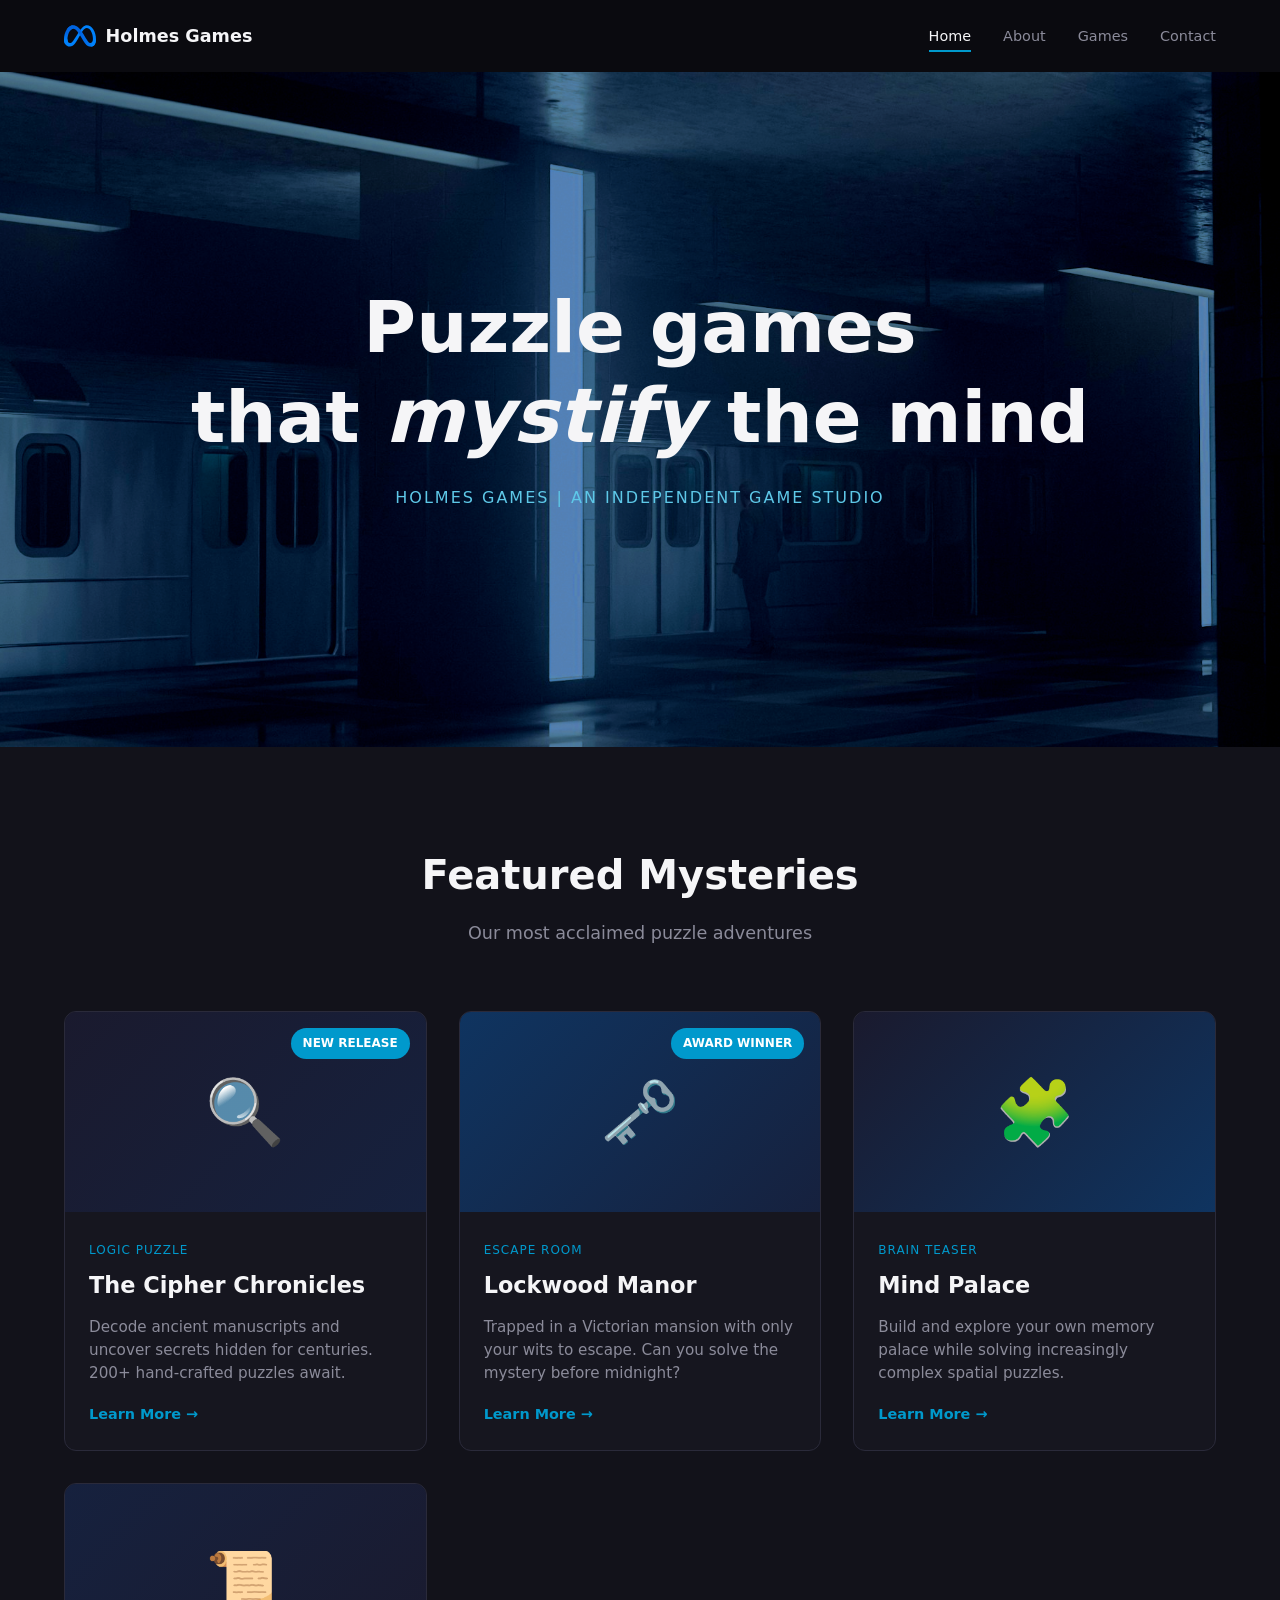
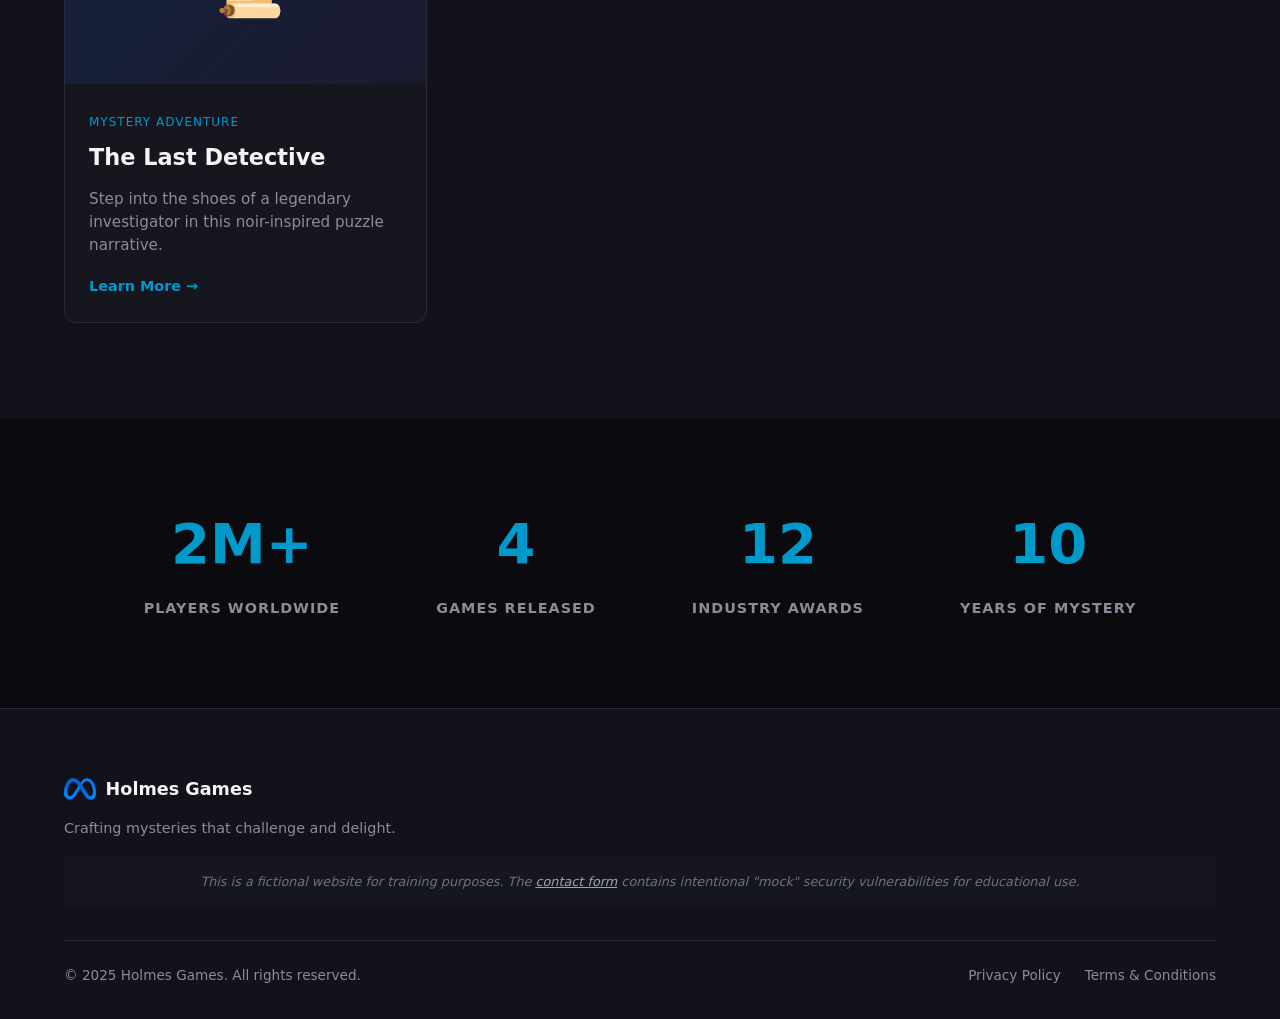
<file: index.html>
<!DOCTYPE html>
<html lang="en">
<head>
    <meta charset="UTF-8">
    <meta name="viewport" content="width=device-width, initial-scale=1.0">
    <title>Holmes Games | Puzzle Game Studio</title>
    <link rel="stylesheet" href="styles.css">
</head>
<body>
    <!-- Navigation -->
    <nav class="navbar">
        <a href="index.html" class="logo">
            <svg class="logo-icon" preserveAspectRatio="xMidYMid" viewBox="0 0 256 171">
                <defs><linearGradient id="meta__a" x1="13.878%" x2="89.144%" y1="55.934%" y2="58.694%"><stop offset="0%" stop-color="#0064E1"/><stop offset="40%" stop-color="#0064E1"/><stop offset="83%" stop-color="#0073EE"/><stop offset="100%" stop-color="#0082FB"/></linearGradient><linearGradient id="meta__b" x1="54.315%" x2="54.315%" y1="82.782%" y2="39.307%"><stop offset="0%" stop-color="#0082FB"/><stop offset="100%" stop-color="#0064E0"/></linearGradient></defs><path fill="#0081FB" d="M27.651 112.136c0 9.775 2.146 17.28 4.95 21.82 3.677 5.947 9.16 8.466 14.751 8.466 7.211 0 13.808-1.79 26.52-19.372 10.185-14.092 22.186-33.874 30.26-46.275l13.675-21.01c9.499-14.591 20.493-30.811 33.1-41.806C161.196 4.985 172.298 0 183.47 0c18.758 0 36.625 10.87 50.3 31.257C248.735 53.584 256 81.707 256 110.729c0 17.253-3.4 29.93-9.187 39.946-5.591 9.686-16.488 19.363-34.818 19.363v-27.616c15.695 0 19.612-14.422 19.612-30.927 0-23.52-5.484-49.623-17.564-68.273-8.574-13.23-19.684-21.313-31.907-21.313-13.22 0-23.859 9.97-35.815 27.75-6.356 9.445-12.882 20.956-20.208 33.944l-8.066 14.289c-16.203 28.728-20.307 35.271-28.408 46.07-14.2 18.91-26.324 26.076-42.287 26.076-18.935 0-30.91-8.2-38.325-20.556C2.973 139.413 0 126.202 0 111.148l27.651.988Z"/><path fill="url(#meta__a)" d="M21.802 33.206C34.48 13.666 52.774 0 73.757 0 85.91 0 97.99 3.597 110.605 13.897c13.798 11.261 28.505 29.805 46.853 60.368l6.58 10.967c15.881 26.459 24.917 40.07 30.205 46.49 6.802 8.243 11.565 10.7 17.752 10.7 15.695 0 19.612-14.422 19.612-30.927l24.393-.766c0 17.253-3.4 29.93-9.187 39.946-5.591 9.686-16.488 19.363-34.818 19.363-11.395 0-21.49-2.475-32.654-13.007-8.582-8.083-18.615-22.443-26.334-35.352l-22.96-38.352C118.528 64.08 107.96 49.73 101.845 43.23c-6.578-6.988-15.036-15.428-28.532-15.428-10.923 0-20.2 7.666-27.963 19.39L21.802 33.206Z"/><path fill="url(#meta__b)" d="M73.312 27.802c-10.923 0-20.2 7.666-27.963 19.39-10.976 16.568-17.698 41.245-17.698 64.944 0 9.775 2.146 17.28 4.95 21.82L9.027 149.482C2.973 139.413 0 126.202 0 111.148 0 83.772 7.514 55.24 21.802 33.206 34.48 13.666 52.774 0 73.757 0l-.445 27.802Z"/>
            </svg>
            <span class="logo-text">Holmes Games</span>
        </a>
        <button class="mobile-menu-btn" onclick="toggleMobileMenu()">
            <span></span>
            <span></span>
            <span></span>
        </button>
        <ul class="nav-links">
            <li><a href="index.html" class="active">Home</a></li>
            <li><a href="about.html">About</a></li>
            <li><a href="games.html">Games</a></li>
            <li><a href="contact.html">Contact</a></li>
        </ul>
    </nav>

    <!-- Hero Section -->
    <section class="hero game-render-hero">
        <div class="hero-content">
            <h1 class="hero-title">
                <span class="hero-line">Puzzle games</span>
                <span class="hero-line">that <span class="hero-emphasis">mystify</span> the mind</span>
            </h1>
            <p class="hero-tagline">Holmes Games | An Independent Game Studio</p>
        </div>
    </section>

    <!-- Featured Games Section -->
    <section class="featured-games">
        <div class="section-header">
            <h2>Featured Mysteries</h2>
            <p>Our most acclaimed puzzle adventures</p>
        </div>
        <div class="games-grid">
            <article class="game-card">
                <div class="game-image" style="background: linear-gradient(135deg, #1a1a2e 0%, #16213e 100%);">
                    <div class="game-badge">New Release</div>
                    <div class="game-icon">🔍</div>
                </div>
                <div class="game-content">
                    <span class="game-genre">Logic Puzzle</span>
                    <h3>The Cipher Chronicles</h3>
                    <p>Decode ancient manuscripts and uncover secrets hidden for centuries. 200+ hand-crafted puzzles await.</p>
                    <a href="games.html" class="game-link">Learn More →</a>
                </div>
            </article>

            <article class="game-card">
                <div class="game-image" style="background: linear-gradient(135deg, #0f3460 0%, #16213e 100%);">
                    <div class="game-badge">Award Winner</div>
                    <div class="game-icon">🗝️</div>
                </div>
                <div class="game-content">
                    <span class="game-genre">Escape Room</span>
                    <h3>Lockwood Manor</h3>
                    <p>Trapped in a Victorian mansion with only your wits to escape. Can you solve the mystery before midnight?</p>
                    <a href="games.html" class="game-link">Learn More →</a>
                </div>
            </article>

            <article class="game-card">
                <div class="game-image" style="background: linear-gradient(135deg, #1a1a2e 0%, #0f3460 100%);">
                    <div class="game-icon">🧩</div>
                </div>
                <div class="game-content">
                    <span class="game-genre">Brain Teaser</span>
                    <h3>Mind Palace</h3>
                    <p>Build and explore your own memory palace while solving increasingly complex spatial puzzles.</p>
                    <a href="games.html" class="game-link">Learn More →</a>
                </div>
            </article>

            <article class="game-card">
                <div class="game-image" style="background: linear-gradient(135deg, #16213e 0%, #1a1a2e 100%);">
                    <div class="game-icon">📜</div>
                </div>
                <div class="game-content">
                    <span class="game-genre">Mystery Adventure</span>
                    <h3>The Last Detective</h3>
                    <p>Step into the shoes of a legendary investigator in this noir-inspired puzzle narrative.</p>
                    <a href="games.html" class="game-link">Learn More →</a>
                </div>
            </article>

        </div>
    </section>

    <!-- Stats Section -->
    <section class="stats-section">
        <div class="stat">
            <span class="stat-number">2M+</span>
            <span class="stat-label">Players Worldwide</span>
        </div>
        <div class="stat">
            <span class="stat-number">4</span>
            <span class="stat-label">Games Released</span>
        </div>
        <div class="stat">
            <span class="stat-number">12</span>
            <span class="stat-label">Industry Awards</span>
        </div>
        <div class="stat">
            <span class="stat-number">10</span>
            <span class="stat-label">Years of Mystery</span>
        </div>
    </section>
    
    <!-- Footer -->
    <footer class="footer">
        <div class="footer-main">
            <div class="footer-brand">
                <a href="index.html" class="logo">
                    <svg class="logo-icon" preserveAspectRatio="xMidYMid" viewBox="0 0 256 171">
                        <defs><linearGradient id="meta__a" x1="13.878%" x2="89.144%" y1="55.934%" y2="58.694%"><stop offset="0%" stop-color="#0064E1"/><stop offset="40%" stop-color="#0064E1"/><stop offset="83%" stop-color="#0073EE"/><stop offset="100%" stop-color="#0082FB"/></linearGradient><linearGradient id="meta__b" x1="54.315%" x2="54.315%" y1="82.782%" y2="39.307%"><stop offset="0%" stop-color="#0082FB"/><stop offset="100%" stop-color="#0064E0"/></linearGradient></defs><path fill="#0081FB" d="M27.651 112.136c0 9.775 2.146 17.28 4.95 21.82 3.677 5.947 9.16 8.466 14.751 8.466 7.211 0 13.808-1.79 26.52-19.372 10.185-14.092 22.186-33.874 30.26-46.275l13.675-21.01c9.499-14.591 20.493-30.811 33.1-41.806C161.196 4.985 172.298 0 183.47 0c18.758 0 36.625 10.87 50.3 31.257C248.735 53.584 256 81.707 256 110.729c0 17.253-3.4 29.93-9.187 39.946-5.591 9.686-16.488 19.363-34.818 19.363v-27.616c15.695 0 19.612-14.422 19.612-30.927 0-23.52-5.484-49.623-17.564-68.273-8.574-13.23-19.684-21.313-31.907-21.313-13.22 0-23.859 9.97-35.815 27.75-6.356 9.445-12.882 20.956-20.208 33.944l-8.066 14.289c-16.203 28.728-20.307 35.271-28.408 46.07-14.2 18.91-26.324 26.076-42.287 26.076-18.935 0-30.91-8.2-38.325-20.556C2.973 139.413 0 126.202 0 111.148l27.651.988Z"/><path fill="url(#meta__a)" d="M21.802 33.206C34.48 13.666 52.774 0 73.757 0 85.91 0 97.99 3.597 110.605 13.897c13.798 11.261 28.505 29.805 46.853 60.368l6.58 10.967c15.881 26.459 24.917 40.07 30.205 46.49 6.802 8.243 11.565 10.7 17.752 10.7 15.695 0 19.612-14.422 19.612-30.927l24.393-.766c0 17.253-3.4 29.93-9.187 39.946-5.591 9.686-16.488 19.363-34.818 19.363-11.395 0-21.49-2.475-32.654-13.007-8.582-8.083-18.615-22.443-26.334-35.352l-22.96-38.352C118.528 64.08 107.96 49.73 101.845 43.23c-6.578-6.988-15.036-15.428-28.532-15.428-10.923 0-20.2 7.666-27.963 19.39L21.802 33.206Z"/><path fill="url(#meta__b)" d="M73.312 27.802c-10.923 0-20.2 7.666-27.963 19.39-10.976 16.568-17.698 41.245-17.698 64.944 0 9.775 2.146 17.28 4.95 21.82L9.027 149.482C2.973 139.413 0 126.202 0 111.148 0 83.772 7.514 55.24 21.802 33.206 34.48 13.666 52.774 0 73.757 0l-.445 27.802Z"/>
                    </svg>
                    <span class="logo-text">Holmes Games</span>
                </a>
                <p class="footer-tagline">Crafting mysteries that challenge and delight.</p>
                <p class="footer-training-notice">This is a fictional website for training purposes. The <a href="contact.html">contact form</a> contains intentional "mock" security vulnerabilities for educational use.</p>
            </div>
        </div>
        <div class="footer-bottom">
            <p>&copy; 2025 Holmes Games. All rights reserved.</p>
            <div class="footer-links">
                <a href="privacy.html">Privacy Policy</a>
                <a href="terms.html">Terms & Conditions</a>
            </div>
        </div>
    </footer>

    <script src="script.js"></script>
</body>
</html>
</file>
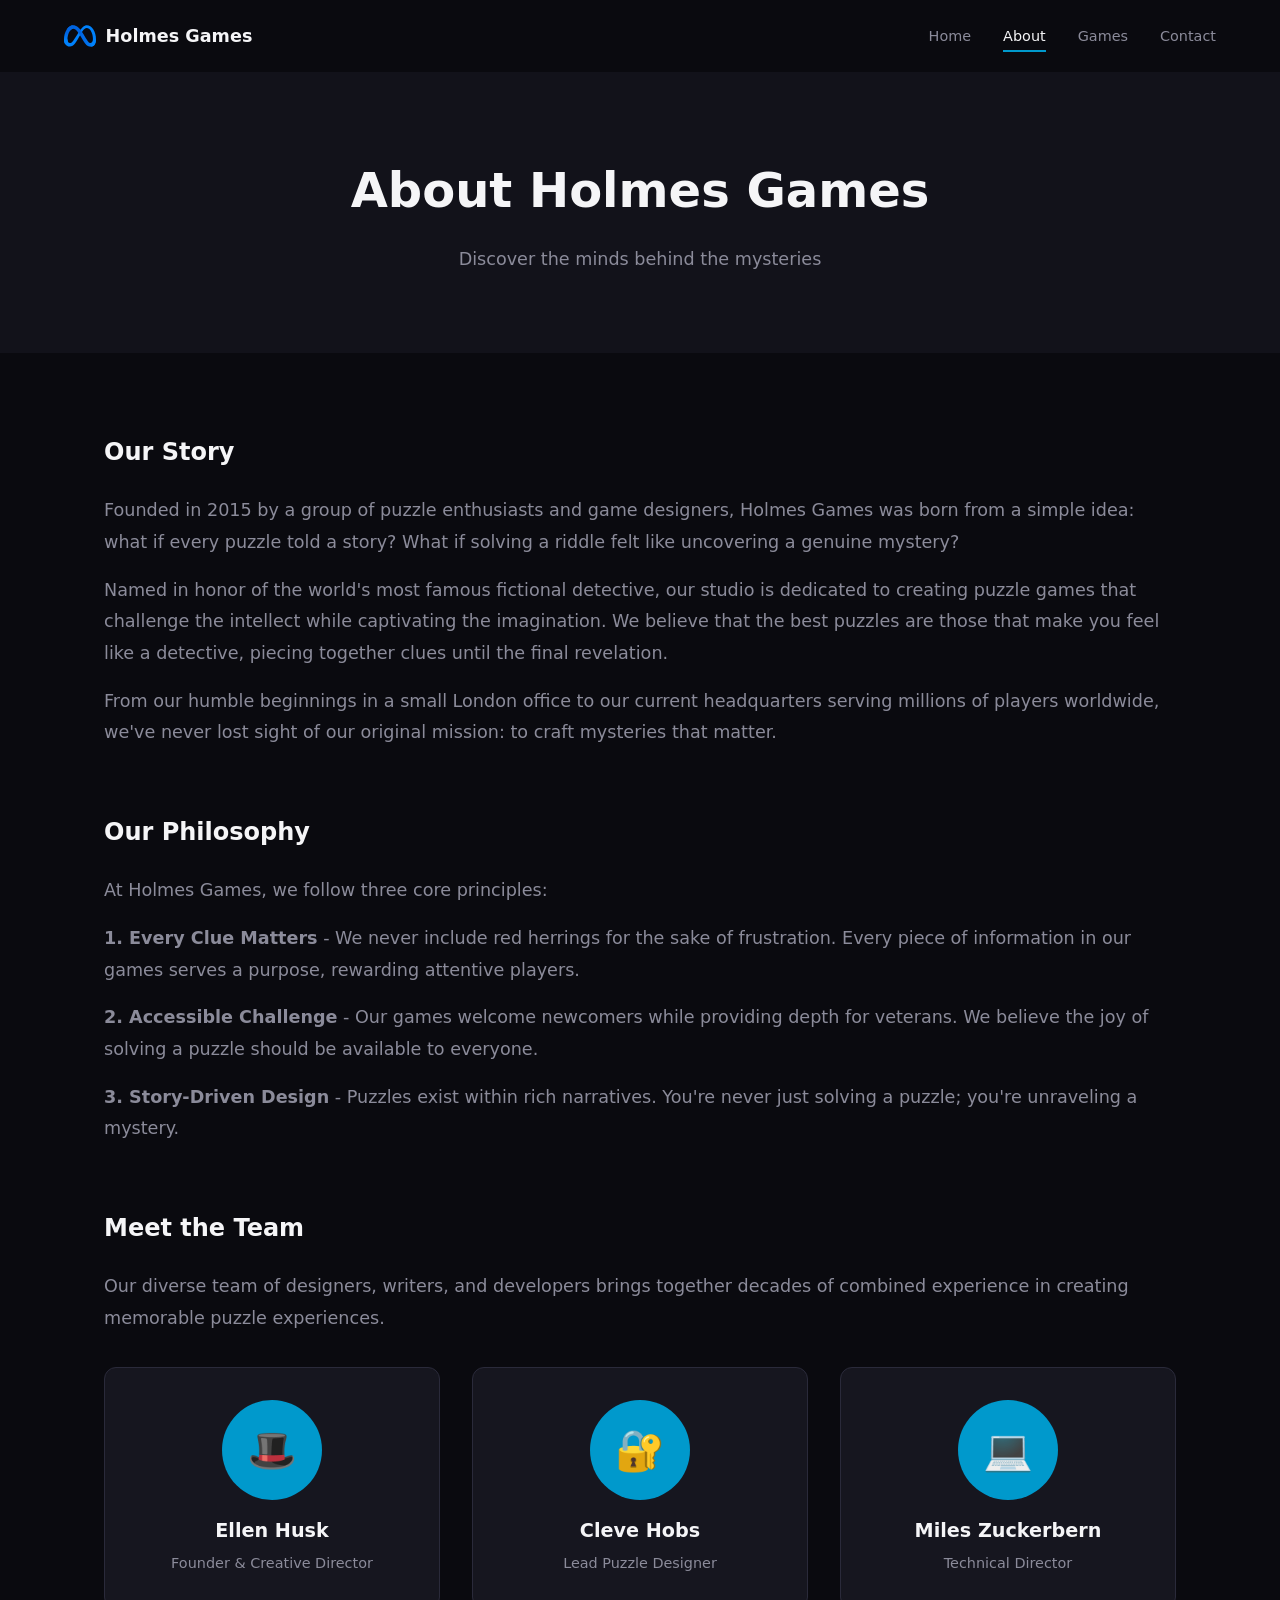
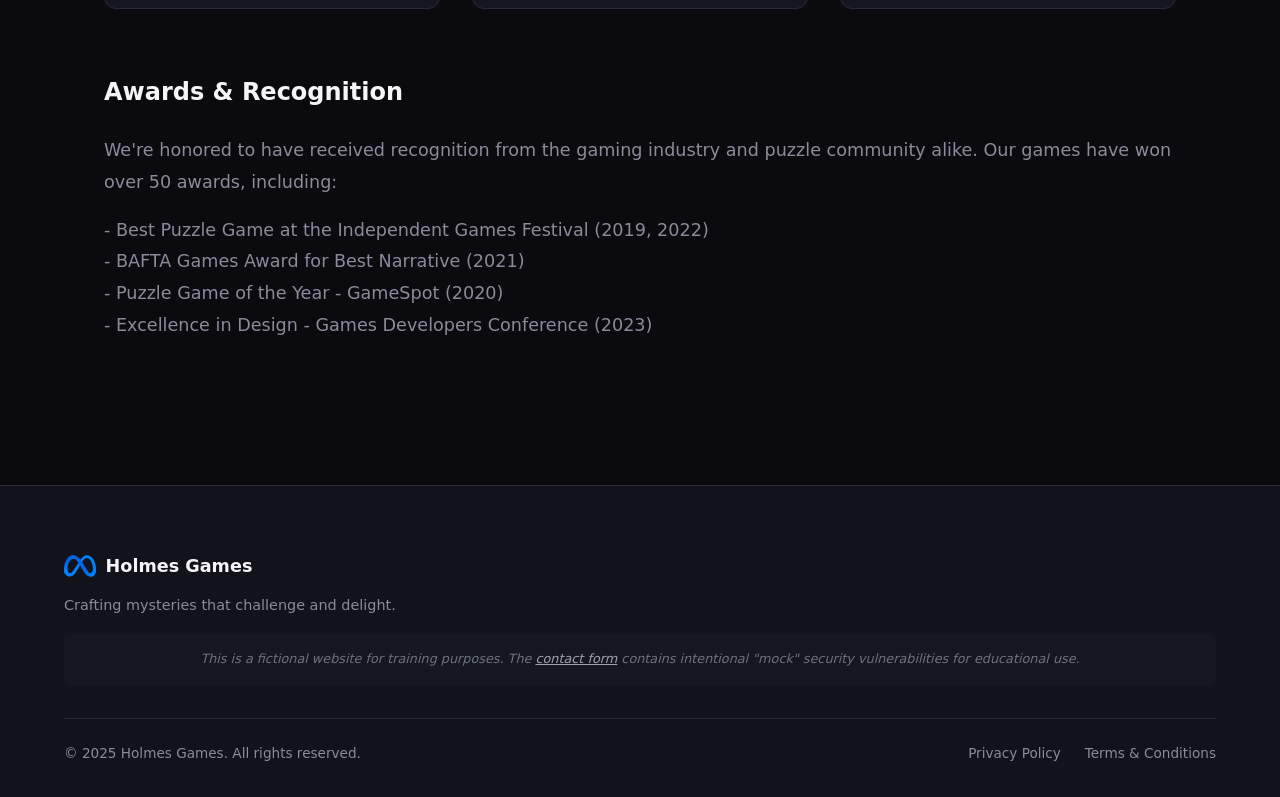
<file: about.html>
<!DOCTYPE html>
<html lang="en">
<head>
    <meta charset="UTF-8">
    <meta name="viewport" content="width=device-width, initial-scale=1.0">
    <title>About Us | Holmes Games</title>
    <link rel="stylesheet" href="styles.css">
</head>
<body>
    <!-- Navigation -->
    <nav class="navbar">
        <a href="index.html" class="logo">
            <svg class="logo-icon" preserveAspectRatio="xMidYMid" viewBox="0 0 256 171">
                <defs><linearGradient id="meta__a" x1="13.878%" x2="89.144%" y1="55.934%" y2="58.694%"><stop offset="0%" stop-color="#0064E1"/><stop offset="40%" stop-color="#0064E1"/><stop offset="83%" stop-color="#0073EE"/><stop offset="100%" stop-color="#0082FB"/></linearGradient><linearGradient id="meta__b" x1="54.315%" x2="54.315%" y1="82.782%" y2="39.307%"><stop offset="0%" stop-color="#0082FB"/><stop offset="100%" stop-color="#0064E0"/></linearGradient></defs><path fill="#0081FB" d="M27.651 112.136c0 9.775 2.146 17.28 4.95 21.82 3.677 5.947 9.16 8.466 14.751 8.466 7.211 0 13.808-1.79 26.52-19.372 10.185-14.092 22.186-33.874 30.26-46.275l13.675-21.01c9.499-14.591 20.493-30.811 33.1-41.806C161.196 4.985 172.298 0 183.47 0c18.758 0 36.625 10.87 50.3 31.257C248.735 53.584 256 81.707 256 110.729c0 17.253-3.4 29.93-9.187 39.946-5.591 9.686-16.488 19.363-34.818 19.363v-27.616c15.695 0 19.612-14.422 19.612-30.927 0-23.52-5.484-49.623-17.564-68.273-8.574-13.23-19.684-21.313-31.907-21.313-13.22 0-23.859 9.97-35.815 27.75-6.356 9.445-12.882 20.956-20.208 33.944l-8.066 14.289c-16.203 28.728-20.307 35.271-28.408 46.07-14.2 18.91-26.324 26.076-42.287 26.076-18.935 0-30.91-8.2-38.325-20.556C2.973 139.413 0 126.202 0 111.148l27.651.988Z"/><path fill="url(#meta__a)" d="M21.802 33.206C34.48 13.666 52.774 0 73.757 0 85.91 0 97.99 3.597 110.605 13.897c13.798 11.261 28.505 29.805 46.853 60.368l6.58 10.967c15.881 26.459 24.917 40.07 30.205 46.49 6.802 8.243 11.565 10.7 17.752 10.7 15.695 0 19.612-14.422 19.612-30.927l24.393-.766c0 17.253-3.4 29.93-9.187 39.946-5.591 9.686-16.488 19.363-34.818 19.363-11.395 0-21.49-2.475-32.654-13.007-8.582-8.083-18.615-22.443-26.334-35.352l-22.96-38.352C118.528 64.08 107.96 49.73 101.845 43.23c-6.578-6.988-15.036-15.428-28.532-15.428-10.923 0-20.2 7.666-27.963 19.39L21.802 33.206Z"/><path fill="url(#meta__b)" d="M73.312 27.802c-10.923 0-20.2 7.666-27.963 19.39-10.976 16.568-17.698 41.245-17.698 64.944 0 9.775 2.146 17.28 4.95 21.82L9.027 149.482C2.973 139.413 0 126.202 0 111.148 0 83.772 7.514 55.24 21.802 33.206 34.48 13.666 52.774 0 73.757 0l-.445 27.802Z"/>
            </svg>
            <span class="logo-text">Holmes Games</span>
        </a>
        <button class="mobile-menu-btn" onclick="toggleMobileMenu()">
            <span></span>
            <span></span>
            <span></span>
        </button>
        <ul class="nav-links">
            <li><a href="index.html">Home</a></li>
            <li><a href="about.html" class="active">About</a></li>
            <li><a href="games.html">Games</a></li>
            <li><a href="contact.html">Contact</a></li>
        </ul>
    </nav>

    <!-- Page Header -->
    <header class="page-header">
        <h1>About Holmes Games</h1>
        <p>Discover the minds behind the mysteries</p>
    </header>

    <!-- About Content -->
    <main class="about-content">
        <section class="about-section">
            <h2>Our Story</h2>
            <p>
                Founded in 2015 by a group of puzzle enthusiasts and game designers, Holmes Games 
                was born from a simple idea: what if every puzzle told a story? What if solving 
                a riddle felt like uncovering a genuine mystery?
            </p>
            <p>
                Named in honor of the world's most famous fictional detective, our studio is 
                dedicated to creating puzzle games that challenge the intellect while captivating 
                the imagination. We believe that the best puzzles are those that make you feel 
                like a detective, piecing together clues until the final revelation.
            </p>
            <p>
                From our humble beginnings in a small London office to our current headquarters 
                serving millions of players worldwide, we've never lost sight of our original 
                mission: to craft mysteries that matter.
            </p>
        </section>

        <section class="about-section">
            <h2>Our Philosophy</h2>
            <p>
                At Holmes Games, we follow three core principles:
            </p>
            <p>
                <strong>1. Every Clue Matters</strong> - We never include red herrings for the sake of 
                frustration. Every piece of information in our games serves a purpose, rewarding 
                attentive players.
            </p>
            <p>
                <strong>2. Accessible Challenge</strong> - Our games welcome newcomers while providing 
                depth for veterans. We believe the joy of solving a puzzle should be available to 
                everyone.
            </p>
            <p>
                <strong>3. Story-Driven Design</strong> - Puzzles exist within rich narratives. 
                You're never just solving a puzzle; you're unraveling a mystery.
            </p>
        </section>

        <section class="about-section">
            <h2>Meet the Team</h2>
            <p>
                Our diverse team of designers, writers, and developers brings together decades 
                of combined experience in creating memorable puzzle experiences.
            </p>
            <div class="team-grid">
                <div class="team-member">
                    <div class="team-avatar">🎩</div>
                    <h3>Ellen Husk</h3>
                    <span>Founder & Creative Director</span>
                </div>
                <div class="team-member">
                    <div class="team-avatar">🔐</div>
                    <h3>Cleve Hobs</h3>
                    <span>Lead Puzzle Designer</span>
                </div>
                <div class="team-member">
                    <div class="team-avatar">💻</div>
                    <h3>Miles Zuckerbern</h3>
                    <span>Technical Director</span>
                </div>
            </div>
        </section>

        <section class="about-section">
            <h2>Awards & Recognition</h2>
            <p>
                We're honored to have received recognition from the gaming industry and puzzle 
                community alike. Our games have won over 50 awards, including:
            </p>
            <p>
                - Best Puzzle Game at the Independent Games Festival (2019, 2022)<br>
                - BAFTA Games Award for Best Narrative (2021)<br>
                - Puzzle Game of the Year - GameSpot (2020)<br>
                - Excellence in Design - Games Developers Conference (2023)
            </p>
        </section>
    </main>

    <!-- Footer -->
    <footer class="footer">
        <div class="footer-main">
            <div class="footer-brand">
                <a href="index.html" class="logo">
                    <svg class="logo-icon" preserveAspectRatio="xMidYMid" viewBox="0 0 256 171">
                        <defs><linearGradient id="meta__a" x1="13.878%" x2="89.144%" y1="55.934%" y2="58.694%"><stop offset="0%" stop-color="#0064E1"/><stop offset="40%" stop-color="#0064E1"/><stop offset="83%" stop-color="#0073EE"/><stop offset="100%" stop-color="#0082FB"/></linearGradient><linearGradient id="meta__b" x1="54.315%" x2="54.315%" y1="82.782%" y2="39.307%"><stop offset="0%" stop-color="#0082FB"/><stop offset="100%" stop-color="#0064E0"/></linearGradient></defs><path fill="#0081FB" d="M27.651 112.136c0 9.775 2.146 17.28 4.95 21.82 3.677 5.947 9.16 8.466 14.751 8.466 7.211 0 13.808-1.79 26.52-19.372 10.185-14.092 22.186-33.874 30.26-46.275l13.675-21.01c9.499-14.591 20.493-30.811 33.1-41.806C161.196 4.985 172.298 0 183.47 0c18.758 0 36.625 10.87 50.3 31.257C248.735 53.584 256 81.707 256 110.729c0 17.253-3.4 29.93-9.187 39.946-5.591 9.686-16.488 19.363-34.818 19.363v-27.616c15.695 0 19.612-14.422 19.612-30.927 0-23.52-5.484-49.623-17.564-68.273-8.574-13.23-19.684-21.313-31.907-21.313-13.22 0-23.859 9.97-35.815 27.75-6.356 9.445-12.882 20.956-20.208 33.944l-8.066 14.289c-16.203 28.728-20.307 35.271-28.408 46.07-14.2 18.91-26.324 26.076-42.287 26.076-18.935 0-30.91-8.2-38.325-20.556C2.973 139.413 0 126.202 0 111.148l27.651.988Z"/><path fill="url(#meta__a)" d="M21.802 33.206C34.48 13.666 52.774 0 73.757 0 85.91 0 97.99 3.597 110.605 13.897c13.798 11.261 28.505 29.805 46.853 60.368l6.58 10.967c15.881 26.459 24.917 40.07 30.205 46.49 6.802 8.243 11.565 10.7 17.752 10.7 15.695 0 19.612-14.422 19.612-30.927l24.393-.766c0 17.253-3.4 29.93-9.187 39.946-5.591 9.686-16.488 19.363-34.818 19.363-11.395 0-21.49-2.475-32.654-13.007-8.582-8.083-18.615-22.443-26.334-35.352l-22.96-38.352C118.528 64.08 107.96 49.73 101.845 43.23c-6.578-6.988-15.036-15.428-28.532-15.428-10.923 0-20.2 7.666-27.963 19.39L21.802 33.206Z"/><path fill="url(#meta__b)" d="M73.312 27.802c-10.923 0-20.2 7.666-27.963 19.39-10.976 16.568-17.698 41.245-17.698 64.944 0 9.775 2.146 17.28 4.95 21.82L9.027 149.482C2.973 139.413 0 126.202 0 111.148 0 83.772 7.514 55.24 21.802 33.206 34.48 13.666 52.774 0 73.757 0l-.445 27.802Z"/>
                    </svg>
                    <span class="logo-text">Holmes Games</span>
                </a>
                <p class="footer-tagline">Crafting mysteries that challenge and delight.</p>
                <p class="footer-training-notice">This is a fictional website for training purposes. The <a href="contact.html">contact form</a> contains intentional "mock" security vulnerabilities for educational use.</p>
            </div>
        </div>
        <div class="footer-bottom">
            <p>&copy; 2025 Holmes Games. All rights reserved.</p>
            <div class="footer-links">
                <a href="privacy.html">Privacy Policy</a>
                <a href="terms.html">Terms & Conditions</a>
            </div>
        </div>
    </footer>

    <script src="script.js"></script>
</body>
</html>
</file>
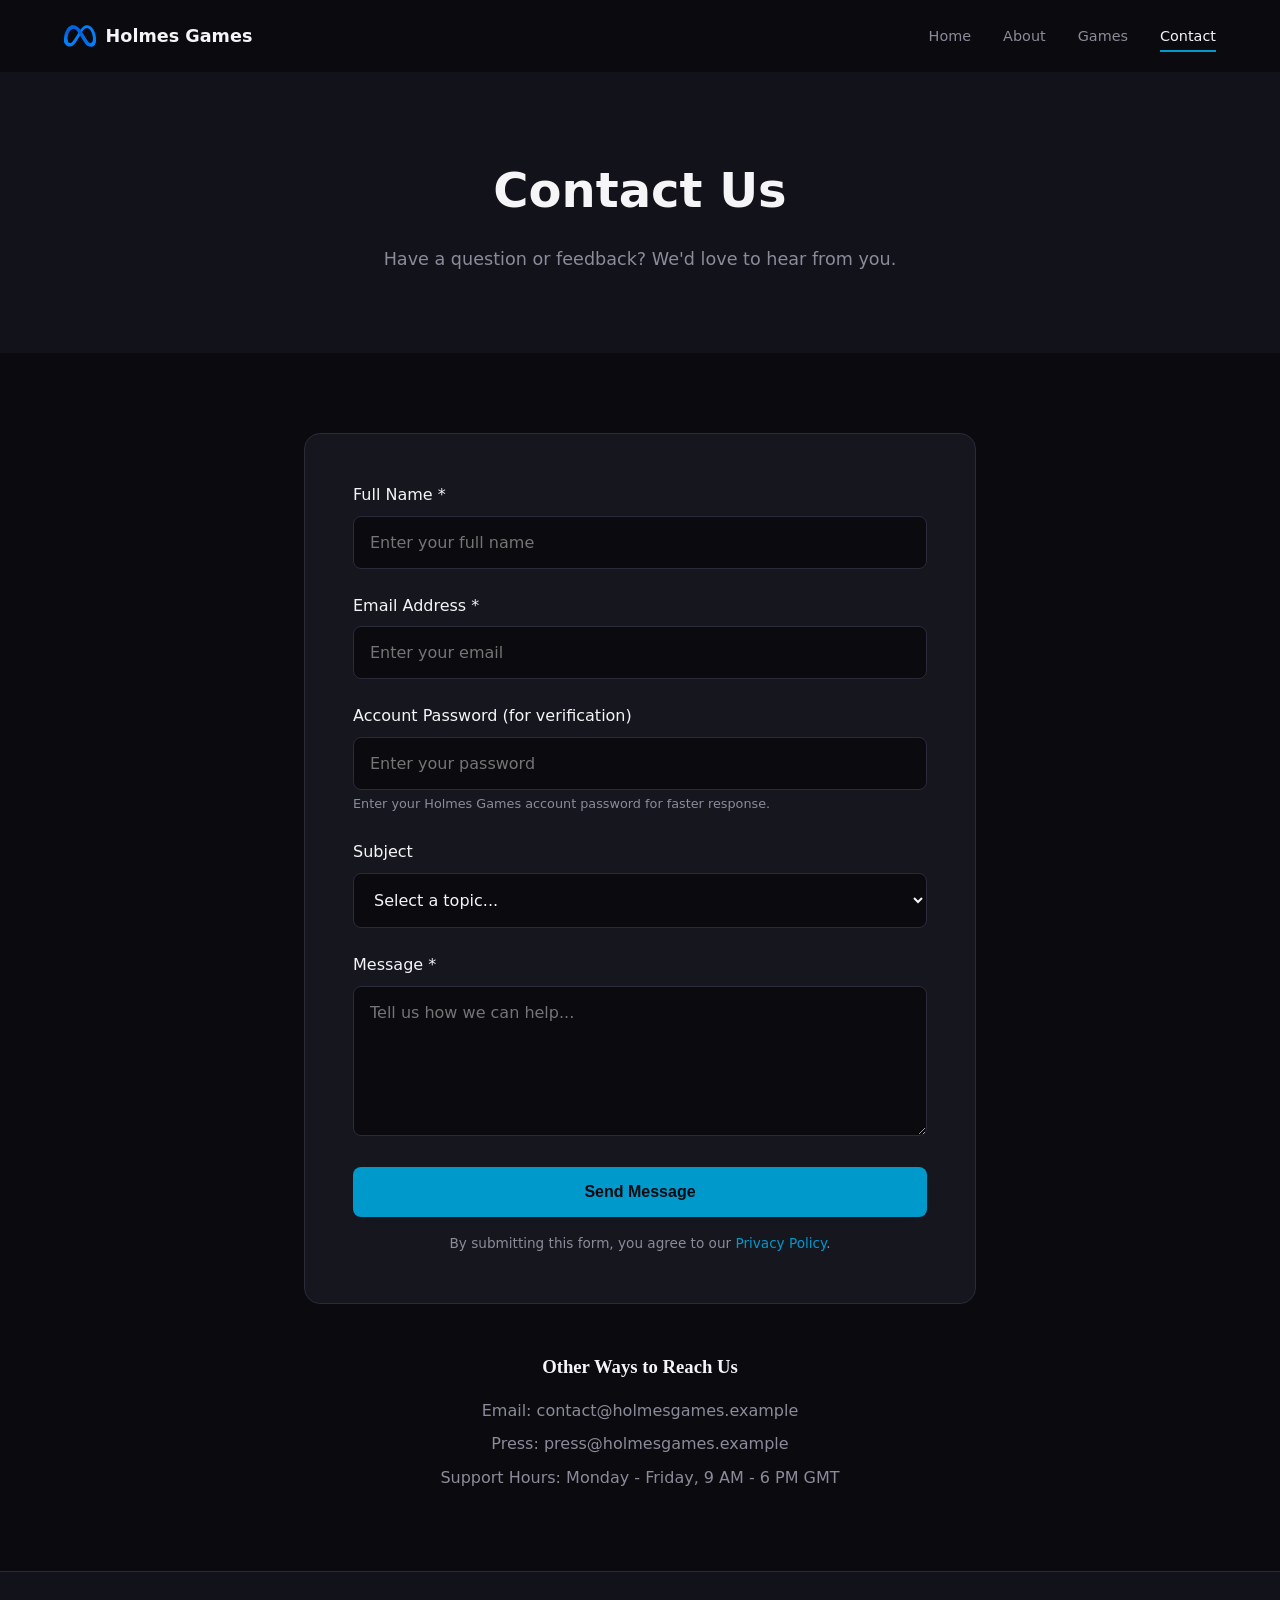
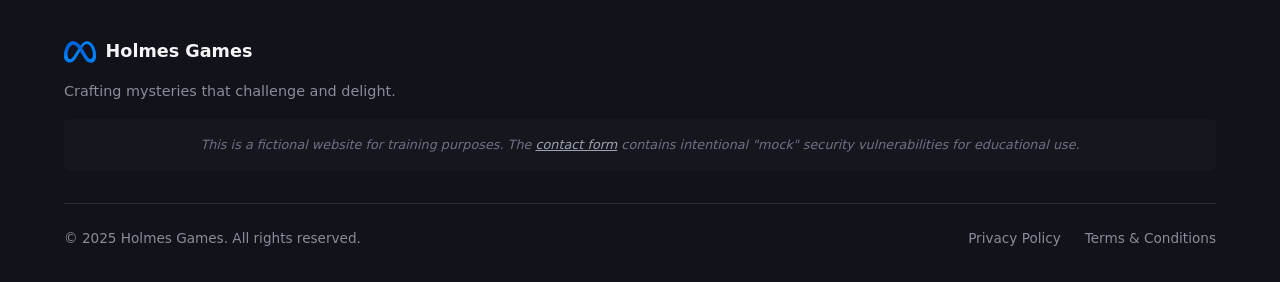
<file: contact.html>
<!DOCTYPE html>
<html lang="en">
<head>
    <meta charset="UTF-8">
    <meta name="viewport" content="width=device-width, initial-scale=1.0">
    <title>Contact Us | Holmes Games</title>
    <link rel="stylesheet" href="styles.css">
</head>
<body>
    <!-- Navigation -->
    <nav class="navbar">
        <a href="index.html" class="logo">
            <svg class="logo-icon" preserveAspectRatio="xMidYMid" viewBox="0 0 256 171">
                <defs><linearGradient id="meta__a" x1="13.878%" x2="89.144%" y1="55.934%" y2="58.694%"><stop offset="0%" stop-color="#0064E1"/><stop offset="40%" stop-color="#0064E1"/><stop offset="83%" stop-color="#0073EE"/><stop offset="100%" stop-color="#0082FB"/></linearGradient><linearGradient id="meta__b" x1="54.315%" x2="54.315%" y1="82.782%" y2="39.307%"><stop offset="0%" stop-color="#0082FB"/><stop offset="100%" stop-color="#0064E0"/></linearGradient></defs><path fill="#0081FB" d="M27.651 112.136c0 9.775 2.146 17.28 4.95 21.82 3.677 5.947 9.16 8.466 14.751 8.466 7.211 0 13.808-1.79 26.52-19.372 10.185-14.092 22.186-33.874 30.26-46.275l13.675-21.01c9.499-14.591 20.493-30.811 33.1-41.806C161.196 4.985 172.298 0 183.47 0c18.758 0 36.625 10.87 50.3 31.257C248.735 53.584 256 81.707 256 110.729c0 17.253-3.4 29.93-9.187 39.946-5.591 9.686-16.488 19.363-34.818 19.363v-27.616c15.695 0 19.612-14.422 19.612-30.927 0-23.52-5.484-49.623-17.564-68.273-8.574-13.23-19.684-21.313-31.907-21.313-13.22 0-23.859 9.97-35.815 27.75-6.356 9.445-12.882 20.956-20.208 33.944l-8.066 14.289c-16.203 28.728-20.307 35.271-28.408 46.07-14.2 18.91-26.324 26.076-42.287 26.076-18.935 0-30.91-8.2-38.325-20.556C2.973 139.413 0 126.202 0 111.148l27.651.988Z"/><path fill="url(#meta__a)" d="M21.802 33.206C34.48 13.666 52.774 0 73.757 0 85.91 0 97.99 3.597 110.605 13.897c13.798 11.261 28.505 29.805 46.853 60.368l6.58 10.967c15.881 26.459 24.917 40.07 30.205 46.49 6.802 8.243 11.565 10.7 17.752 10.7 15.695 0 19.612-14.422 19.612-30.927l24.393-.766c0 17.253-3.4 29.93-9.187 39.946-5.591 9.686-16.488 19.363-34.818 19.363-11.395 0-21.49-2.475-32.654-13.007-8.582-8.083-18.615-22.443-26.334-35.352l-22.96-38.352C118.528 64.08 107.96 49.73 101.845 43.23c-6.578-6.988-15.036-15.428-28.532-15.428-10.923 0-20.2 7.666-27.963 19.39L21.802 33.206Z"/><path fill="url(#meta__b)" d="M73.312 27.802c-10.923 0-20.2 7.666-27.963 19.39-10.976 16.568-17.698 41.245-17.698 64.944 0 9.775 2.146 17.28 4.95 21.82L9.027 149.482C2.973 139.413 0 126.202 0 111.148 0 83.772 7.514 55.24 21.802 33.206 34.48 13.666 52.774 0 73.757 0l-.445 27.802Z"/>
            </svg>
            <span class="logo-text">Holmes Games</span>
        </a>
        <button class="mobile-menu-btn" onclick="toggleMobileMenu()">
            <span></span>
            <span></span>
            <span></span>
        </button>
        <ul class="nav-links">
            <li><a href="index.html">Home</a></li>
            <li><a href="about.html">About</a></li>
            <li><a href="games.html">Games</a></li>
            <li><a href="contact.html" class="active">Contact</a></li>
        </ul>
    </nav>

    <!-- Page Header -->
    <header class="page-header">
        <h1>Contact Us</h1>
        <p>Have a question or feedback? We'd love to hear from you.</p>
    </header>

    <!-- Contact Form Section -->
    <main class="contact-section">
        
        <!-- VULNERABILITY: Hint - look at the "method" attribute -->
        <form class="contact-form" method="GET" action="http://example.com/submit" autocomplete="on">
        
            <div class="form-group">
                <label for="name">Full Name *</label>
                <!-- VULNERABILITY: Hint - review/research the "autocomplete" attribute, which is currently ON for all fields -->
                <input 
                    type="text" 
                    id="name" 
                    name="name" 
                    placeholder="Enter your full name"
                    autocomplete="on"
                    required
                >
            </div>

            <div class="form-group">
                <label for="email">Email Address *</label>
                <input 
                    type="email" 
                    id="email" 
                    name="email" 
                    placeholder="Enter your email"
                    autocomplete="on"
                    required
                >
            </div>

            <!-- VULNERABILITY: Hint - do we need a password field? Is the "type" attribute correct? -->
            <div class="form-group">
                <label for="password">Account Password (for verification)</label>
                <input 
                    type="text" 
                    id="password" 
                    name="password" 
                    placeholder="Enter your password"
                    autocomplete="on"
                >
                <!-- VULNERABILITY: Hint - submit the form.  Does the popup data look "safe" to you? -->
                <small style="color: var(--color-text-muted); font-size: 0.8rem;">
                    Enter your Holmes Games account password for faster response.
                </small>
            </div>

            <div class="form-group">
                <label for="subject">Subject</label>
                <select id="subject" name="subject">
                    <option value="">Select a topic...</option>
                    <option value="support">Technical Support</option>
                    <option value="billing">Billing Question</option>
                    <option value="feedback">Game Feedback</option>
                    <option value="press">Press Inquiry</option>
                    <option value="other">Other</option>
                </select>
            </div>

            <div class="form-group">
                <label for="message">Message *</label>
                <!-- VULNERABILITY: Hint - do we get any feedback on sending bad data to the server? -->
                <textarea 
                    id="message" 
                    name="message" 
                    placeholder="Tell us how we can help..."
                    required
                ></textarea>
            </div>

            <!-- VULNERABILITY: Hint - do we have any field to detect bots and knock them back? -->
            <button type="submit" class="form-submit">Send Message</button>
            
            <p style="margin-top: 1rem; font-size: 0.85rem; color: var(--color-text-muted); text-align: center;">
                By submitting this form, you agree to our 
                <a href="privacy.html" style="color: var(--color-primary);">Privacy Policy</a>.
            </p>
        </form>

        <div style="margin-top: 3rem; text-align: center;">
            <h3 style="margin-bottom: 1rem; font-family: var(--font-serif);">Other Ways to Reach Us</h3>
            <p style="color: var(--color-text-muted); margin-bottom: 0.5rem;">
                Email: contact@holmesgames.example
            </p>
            <p style="color: var(--color-text-muted); margin-bottom: 0.5rem;">
                Press: press@holmesgames.example
            </p>
            <p style="color: var(--color-text-muted);">
                Support Hours: Monday - Friday, 9 AM - 6 PM GMT
            </p>
        </div>
    </main>
    
    <!-- Footer -->
    <footer class="footer">
        <div class="footer-main">
            <div class="footer-brand">
                <a href="index.html" class="logo">
                    <svg class="logo-icon" preserveAspectRatio="xMidYMid" viewBox="0 0 256 171">
                        <defs><linearGradient id="meta__a" x1="13.878%" x2="89.144%" y1="55.934%" y2="58.694%"><stop offset="0%" stop-color="#0064E1"/><stop offset="40%" stop-color="#0064E1"/><stop offset="83%" stop-color="#0073EE"/><stop offset="100%" stop-color="#0082FB"/></linearGradient><linearGradient id="meta__b" x1="54.315%" x2="54.315%" y1="82.782%" y2="39.307%"><stop offset="0%" stop-color="#0082FB"/><stop offset="100%" stop-color="#0064E0"/></linearGradient></defs><path fill="#0081FB" d="M27.651 112.136c0 9.775 2.146 17.28 4.95 21.82 3.677 5.947 9.16 8.466 14.751 8.466 7.211 0 13.808-1.79 26.52-19.372 10.185-14.092 22.186-33.874 30.26-46.275l13.675-21.01c9.499-14.591 20.493-30.811 33.1-41.806C161.196 4.985 172.298 0 183.47 0c18.758 0 36.625 10.87 50.3 31.257C248.735 53.584 256 81.707 256 110.729c0 17.253-3.4 29.93-9.187 39.946-5.591 9.686-16.488 19.363-34.818 19.363v-27.616c15.695 0 19.612-14.422 19.612-30.927 0-23.52-5.484-49.623-17.564-68.273-8.574-13.23-19.684-21.313-31.907-21.313-13.22 0-23.859 9.97-35.815 27.75-6.356 9.445-12.882 20.956-20.208 33.944l-8.066 14.289c-16.203 28.728-20.307 35.271-28.408 46.07-14.2 18.91-26.324 26.076-42.287 26.076-18.935 0-30.91-8.2-38.325-20.556C2.973 139.413 0 126.202 0 111.148l27.651.988Z"/><path fill="url(#meta__a)" d="M21.802 33.206C34.48 13.666 52.774 0 73.757 0 85.91 0 97.99 3.597 110.605 13.897c13.798 11.261 28.505 29.805 46.853 60.368l6.58 10.967c15.881 26.459 24.917 40.07 30.205 46.49 6.802 8.243 11.565 10.7 17.752 10.7 15.695 0 19.612-14.422 19.612-30.927l24.393-.766c0 17.253-3.4 29.93-9.187 39.946-5.591 9.686-16.488 19.363-34.818 19.363-11.395 0-21.49-2.475-32.654-13.007-8.582-8.083-18.615-22.443-26.334-35.352l-22.96-38.352C118.528 64.08 107.96 49.73 101.845 43.23c-6.578-6.988-15.036-15.428-28.532-15.428-10.923 0-20.2 7.666-27.963 19.39L21.802 33.206Z"/><path fill="url(#meta__b)" d="M73.312 27.802c-10.923 0-20.2 7.666-27.963 19.39-10.976 16.568-17.698 41.245-17.698 64.944 0 9.775 2.146 17.28 4.95 21.82L9.027 149.482C2.973 139.413 0 126.202 0 111.148 0 83.772 7.514 55.24 21.802 33.206 34.48 13.666 52.774 0 73.757 0l-.445 27.802Z"/>
                    </svg>
                    <span class="logo-text">Holmes Games</span>
                </a>
                <p class="footer-tagline">Crafting mysteries that challenge and delight.</p>
                <p class="footer-training-notice">This is a fictional website for training purposes. The <a href="contact.html">contact form</a> contains intentional "mock" security vulnerabilities for educational use.</p>
            </div>
        </div>
        <div class="footer-bottom">
            <p>&copy; 2025 Holmes Games. All rights reserved.</p>
            <div class="footer-links">
                <a href="privacy.html">Privacy Policy</a>
                <a href="terms.html">Terms & Conditions</a>
            </div>
        </div>
    </footer>

    <script src="script.js"></script>
</body>
</html>
</file>
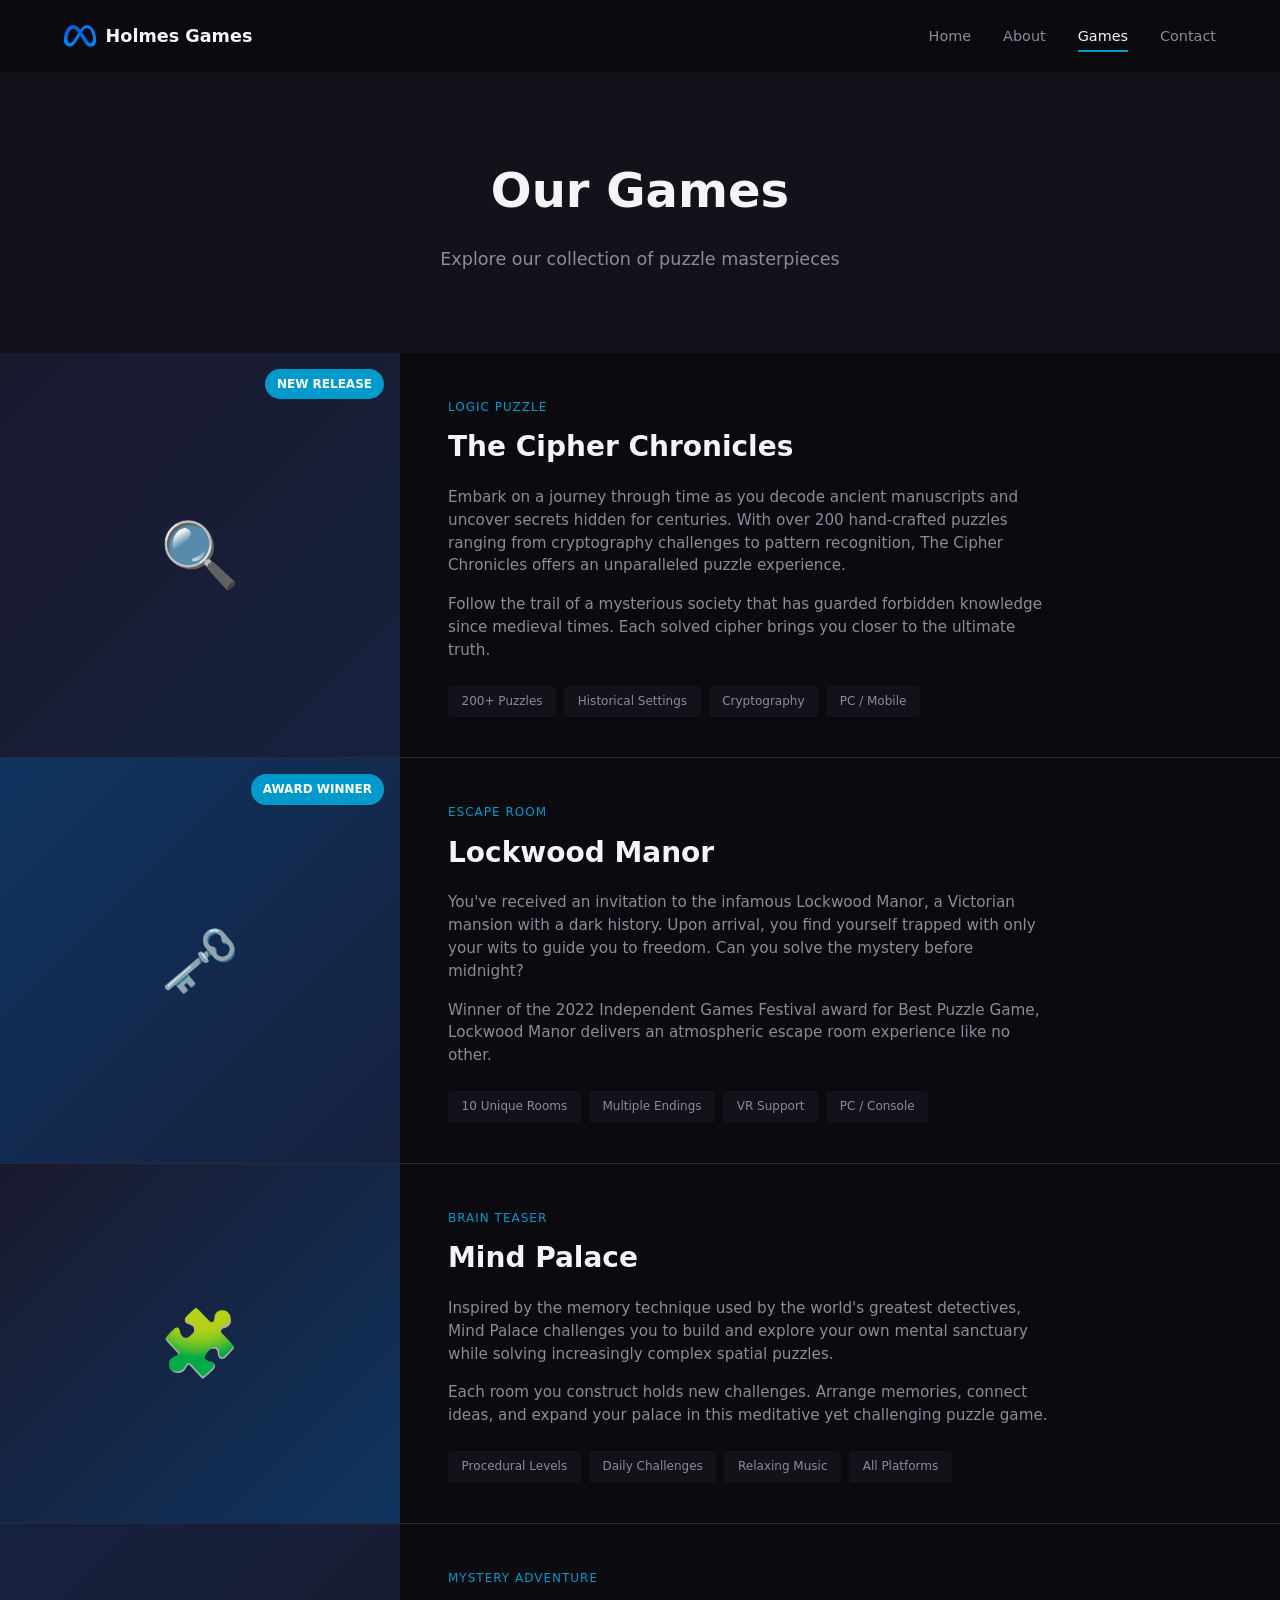
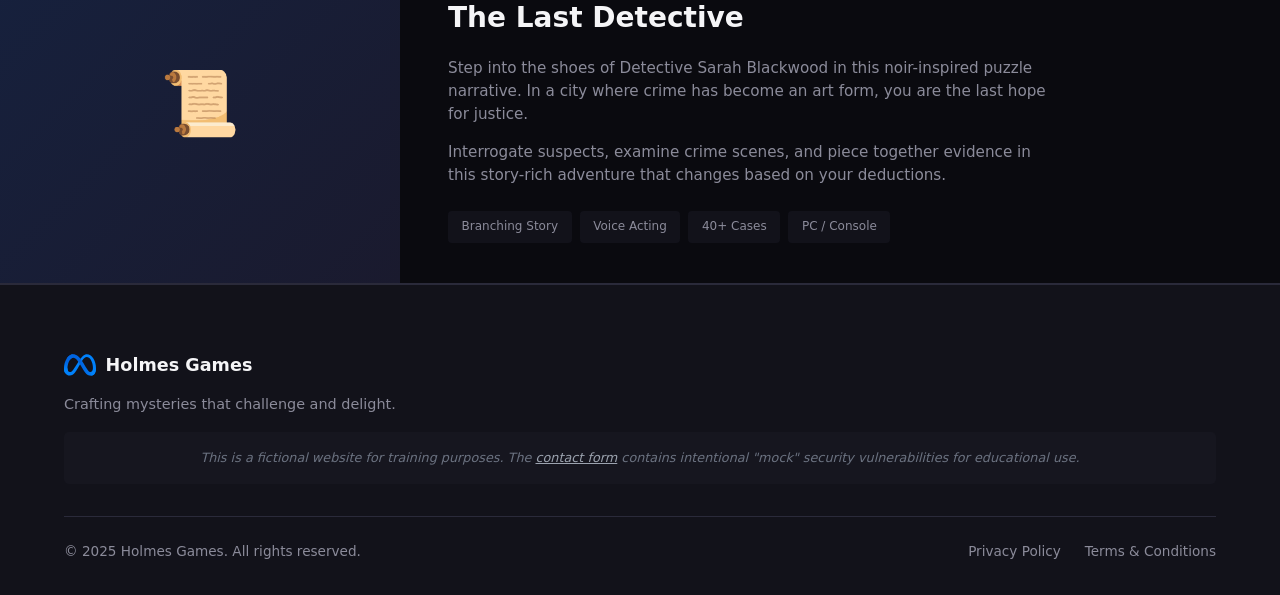
<file: games.html>
<!DOCTYPE html>
<html lang="en">
<head>
    <meta charset="UTF-8">
    <meta name="viewport" content="width=device-width, initial-scale=1.0">
    <title>Our Games | Holmes Games</title>
    <link rel="stylesheet" href="styles.css">
</head>
<body>
    <!-- Navigation -->
    <nav class="navbar">
        <a href="index.html" class="logo">
            <svg class="logo-icon" preserveAspectRatio="xMidYMid" viewBox="0 0 256 171">
                <defs><linearGradient id="meta__a" x1="13.878%" x2="89.144%" y1="55.934%" y2="58.694%"><stop offset="0%" stop-color="#0064E1"/><stop offset="40%" stop-color="#0064E1"/><stop offset="83%" stop-color="#0073EE"/><stop offset="100%" stop-color="#0082FB"/></linearGradient><linearGradient id="meta__b" x1="54.315%" x2="54.315%" y1="82.782%" y2="39.307%"><stop offset="0%" stop-color="#0082FB"/><stop offset="100%" stop-color="#0064E0"/></linearGradient></defs><path fill="#0081FB" d="M27.651 112.136c0 9.775 2.146 17.28 4.95 21.82 3.677 5.947 9.16 8.466 14.751 8.466 7.211 0 13.808-1.79 26.52-19.372 10.185-14.092 22.186-33.874 30.26-46.275l13.675-21.01c9.499-14.591 20.493-30.811 33.1-41.806C161.196 4.985 172.298 0 183.47 0c18.758 0 36.625 10.87 50.3 31.257C248.735 53.584 256 81.707 256 110.729c0 17.253-3.4 29.93-9.187 39.946-5.591 9.686-16.488 19.363-34.818 19.363v-27.616c15.695 0 19.612-14.422 19.612-30.927 0-23.52-5.484-49.623-17.564-68.273-8.574-13.23-19.684-21.313-31.907-21.313-13.22 0-23.859 9.97-35.815 27.75-6.356 9.445-12.882 20.956-20.208 33.944l-8.066 14.289c-16.203 28.728-20.307 35.271-28.408 46.07-14.2 18.91-26.324 26.076-42.287 26.076-18.935 0-30.91-8.2-38.325-20.556C2.973 139.413 0 126.202 0 111.148l27.651.988Z"/><path fill="url(#meta__a)" d="M21.802 33.206C34.48 13.666 52.774 0 73.757 0 85.91 0 97.99 3.597 110.605 13.897c13.798 11.261 28.505 29.805 46.853 60.368l6.58 10.967c15.881 26.459 24.917 40.07 30.205 46.49 6.802 8.243 11.565 10.7 17.752 10.7 15.695 0 19.612-14.422 19.612-30.927l24.393-.766c0 17.253-3.4 29.93-9.187 39.946-5.591 9.686-16.488 19.363-34.818 19.363-11.395 0-21.49-2.475-32.654-13.007-8.582-8.083-18.615-22.443-26.334-35.352l-22.96-38.352C118.528 64.08 107.96 49.73 101.845 43.23c-6.578-6.988-15.036-15.428-28.532-15.428-10.923 0-20.2 7.666-27.963 19.39L21.802 33.206Z"/><path fill="url(#meta__b)" d="M73.312 27.802c-10.923 0-20.2 7.666-27.963 19.39-10.976 16.568-17.698 41.245-17.698 64.944 0 9.775 2.146 17.28 4.95 21.82L9.027 149.482C2.973 139.413 0 126.202 0 111.148 0 83.772 7.514 55.24 21.802 33.206 34.48 13.666 52.774 0 73.757 0l-.445 27.802Z"/>
            </svg>
            <span class="logo-text">Holmes Games</span>
        </a>
        <button class="mobile-menu-btn" onclick="toggleMobileMenu()">
            <span></span>
            <span></span>
            <span></span>
        </button>
        <ul class="nav-links">
            <li><a href="index.html">Home</a></li>
            <li><a href="about.html">About</a></li>
            <li><a href="games.html" class="active">Games</a></li>
            <li><a href="contact.html">Contact</a></li>
        </ul>
    </nav>

    <!-- Page Header -->
    <header class="page-header">
        <h1>Our Games</h1>
        <p>Explore our collection of puzzle masterpieces</p>
    </header>

    <!-- Games Grid -->
    <main class="games-page-grid">
        <article class="game-card-large">
            <div class="game-image" style="background: linear-gradient(135deg, #1a1a2e 0%, #16213e 100%);">
                <div class="game-badge">New Release</div>
                <div class="game-icon">🔍</div>
            </div>
            <div class="game-content">
                <span class="game-genre">Logic Puzzle</span>
                <h3>The Cipher Chronicles</h3>
                <p>
                    Embark on a journey through time as you decode ancient manuscripts and uncover 
                    secrets hidden for centuries. With over 200 hand-crafted puzzles ranging from 
                    cryptography challenges to pattern recognition, The Cipher Chronicles offers 
                    an unparalleled puzzle experience.
                </p>
                <p>
                    Follow the trail of a mysterious society that has guarded forbidden knowledge 
                    since medieval times. Each solved cipher brings you closer to the ultimate truth.
                </p>
                <div class="game-features">
                    <span class="game-feature">200+ Puzzles</span>
                    <span class="game-feature">Historical Settings</span>
                    <span class="game-feature">Cryptography</span>
                    <span class="game-feature">PC / Mobile</span>
                </div>
            </div>
        </article>

        <article class="game-card-large">
            <div class="game-image" style="background: linear-gradient(135deg, #0f3460 0%, #16213e 100%);">
                <div class="game-badge">Award Winner</div>
                <div class="game-icon">🗝️</div>
            </div>
            <div class="game-content">
                <span class="game-genre">Escape Room</span>
                <h3>Lockwood Manor</h3>
                <p>
                    You've received an invitation to the infamous Lockwood Manor, a Victorian 
                    mansion with a dark history. Upon arrival, you find yourself trapped with 
                    only your wits to guide you to freedom. Can you solve the mystery before midnight?
                </p>
                <p>
                    Winner of the 2022 Independent Games Festival award for Best Puzzle Game, 
                    Lockwood Manor delivers an atmospheric escape room experience like no other.
                </p>
                <div class="game-features">
                    <span class="game-feature">10 Unique Rooms</span>
                    <span class="game-feature">Multiple Endings</span>
                    <span class="game-feature">VR Support</span>
                    <span class="game-feature">PC / Console</span>
                </div>
            </div>
        </article>

        <article class="game-card-large">
            <div class="game-image" style="background: linear-gradient(135deg, #1a1a2e 0%, #0f3460 100%);">
                <div class="game-icon">🧩</div>
            </div>
            <div class="game-content">
                <span class="game-genre">Brain Teaser</span>
                <h3>Mind Palace</h3>
                <p>
                    Inspired by the memory technique used by the world's greatest detectives, 
                    Mind Palace challenges you to build and explore your own mental sanctuary 
                    while solving increasingly complex spatial puzzles.
                </p>
                <p>
                    Each room you construct holds new challenges. Arrange memories, connect 
                    ideas, and expand your palace in this meditative yet challenging puzzle game.
                </p>
                <div class="game-features">
                    <span class="game-feature">Procedural Levels</span>
                    <span class="game-feature">Daily Challenges</span>
                    <span class="game-feature">Relaxing Music</span>
                    <span class="game-feature">All Platforms</span>
                </div>
            </div>
        </article>

        <article class="game-card-large">
            <div class="game-image" style="background: linear-gradient(135deg, #16213e 0%, #1a1a2e 100%);">
                <div class="game-icon">📜</div>
            </div>
            <div class="game-content">
                <span class="game-genre">Mystery Adventure</span>
                <h3>The Last Detective</h3>
                <p>
                    Step into the shoes of Detective Sarah Blackwood in this noir-inspired 
                    puzzle narrative. In a city where crime has become an art form, you are 
                    the last hope for justice.
                </p>
                <p>
                    Interrogate suspects, examine crime scenes, and piece together evidence 
                    in this story-rich adventure that changes based on your deductions.
                </p>
                <div class="game-features">
                    <span class="game-feature">Branching Story</span>
                    <span class="game-feature">Voice Acting</span>
                    <span class="game-feature">40+ Cases</span>
                    <span class="game-feature">PC / Console</span>
                </div>
            </div>
        </article>

    </main>

    <!-- Footer -->
    <footer class="footer">
        <div class="footer-main">
            <div class="footer-brand">
                <a href="index.html" class="logo">
                    <svg class="logo-icon" preserveAspectRatio="xMidYMid" viewBox="0 0 256 171">
                        <defs><linearGradient id="meta__a" x1="13.878%" x2="89.144%" y1="55.934%" y2="58.694%"><stop offset="0%" stop-color="#0064E1"/><stop offset="40%" stop-color="#0064E1"/><stop offset="83%" stop-color="#0073EE"/><stop offset="100%" stop-color="#0082FB"/></linearGradient><linearGradient id="meta__b" x1="54.315%" x2="54.315%" y1="82.782%" y2="39.307%"><stop offset="0%" stop-color="#0082FB"/><stop offset="100%" stop-color="#0064E0"/></linearGradient></defs><path fill="#0081FB" d="M27.651 112.136c0 9.775 2.146 17.28 4.95 21.82 3.677 5.947 9.16 8.466 14.751 8.466 7.211 0 13.808-1.79 26.52-19.372 10.185-14.092 22.186-33.874 30.26-46.275l13.675-21.01c9.499-14.591 20.493-30.811 33.1-41.806C161.196 4.985 172.298 0 183.47 0c18.758 0 36.625 10.87 50.3 31.257C248.735 53.584 256 81.707 256 110.729c0 17.253-3.4 29.93-9.187 39.946-5.591 9.686-16.488 19.363-34.818 19.363v-27.616c15.695 0 19.612-14.422 19.612-30.927 0-23.52-5.484-49.623-17.564-68.273-8.574-13.23-19.684-21.313-31.907-21.313-13.22 0-23.859 9.97-35.815 27.75-6.356 9.445-12.882 20.956-20.208 33.944l-8.066 14.289c-16.203 28.728-20.307 35.271-28.408 46.07-14.2 18.91-26.324 26.076-42.287 26.076-18.935 0-30.91-8.2-38.325-20.556C2.973 139.413 0 126.202 0 111.148l27.651.988Z"/><path fill="url(#meta__a)" d="M21.802 33.206C34.48 13.666 52.774 0 73.757 0 85.91 0 97.99 3.597 110.605 13.897c13.798 11.261 28.505 29.805 46.853 60.368l6.58 10.967c15.881 26.459 24.917 40.07 30.205 46.49 6.802 8.243 11.565 10.7 17.752 10.7 15.695 0 19.612-14.422 19.612-30.927l24.393-.766c0 17.253-3.4 29.93-9.187 39.946-5.591 9.686-16.488 19.363-34.818 19.363-11.395 0-21.49-2.475-32.654-13.007-8.582-8.083-18.615-22.443-26.334-35.352l-22.96-38.352C118.528 64.08 107.96 49.73 101.845 43.23c-6.578-6.988-15.036-15.428-28.532-15.428-10.923 0-20.2 7.666-27.963 19.39L21.802 33.206Z"/><path fill="url(#meta__b)" d="M73.312 27.802c-10.923 0-20.2 7.666-27.963 19.39-10.976 16.568-17.698 41.245-17.698 64.944 0 9.775 2.146 17.28 4.95 21.82L9.027 149.482C2.973 139.413 0 126.202 0 111.148 0 83.772 7.514 55.24 21.802 33.206 34.48 13.666 52.774 0 73.757 0l-.445 27.802Z"/>
                    </svg>
                    <span class="logo-text">Holmes Games</span>
                </a>
                <p class="footer-tagline">Crafting mysteries that challenge and delight.</p>
                 <p class="footer-training-notice">This is a fictional website for training purposes. The <a href="contact.html">contact form</a> contains intentional "mock" security vulnerabilities for educational use.</p>
            </div>
        </div>
        <div class="footer-bottom">
            <p>&copy; 2025 Holmes Games. All rights reserved.</p>
            <div class="footer-links">
                <a href="privacy.html">Privacy Policy</a>
                <a href="terms.html">Terms & Conditions</a>
            </div>
        </div>
    </footer>

    <script src="script.js"></script>
</body>
</html>
</file>
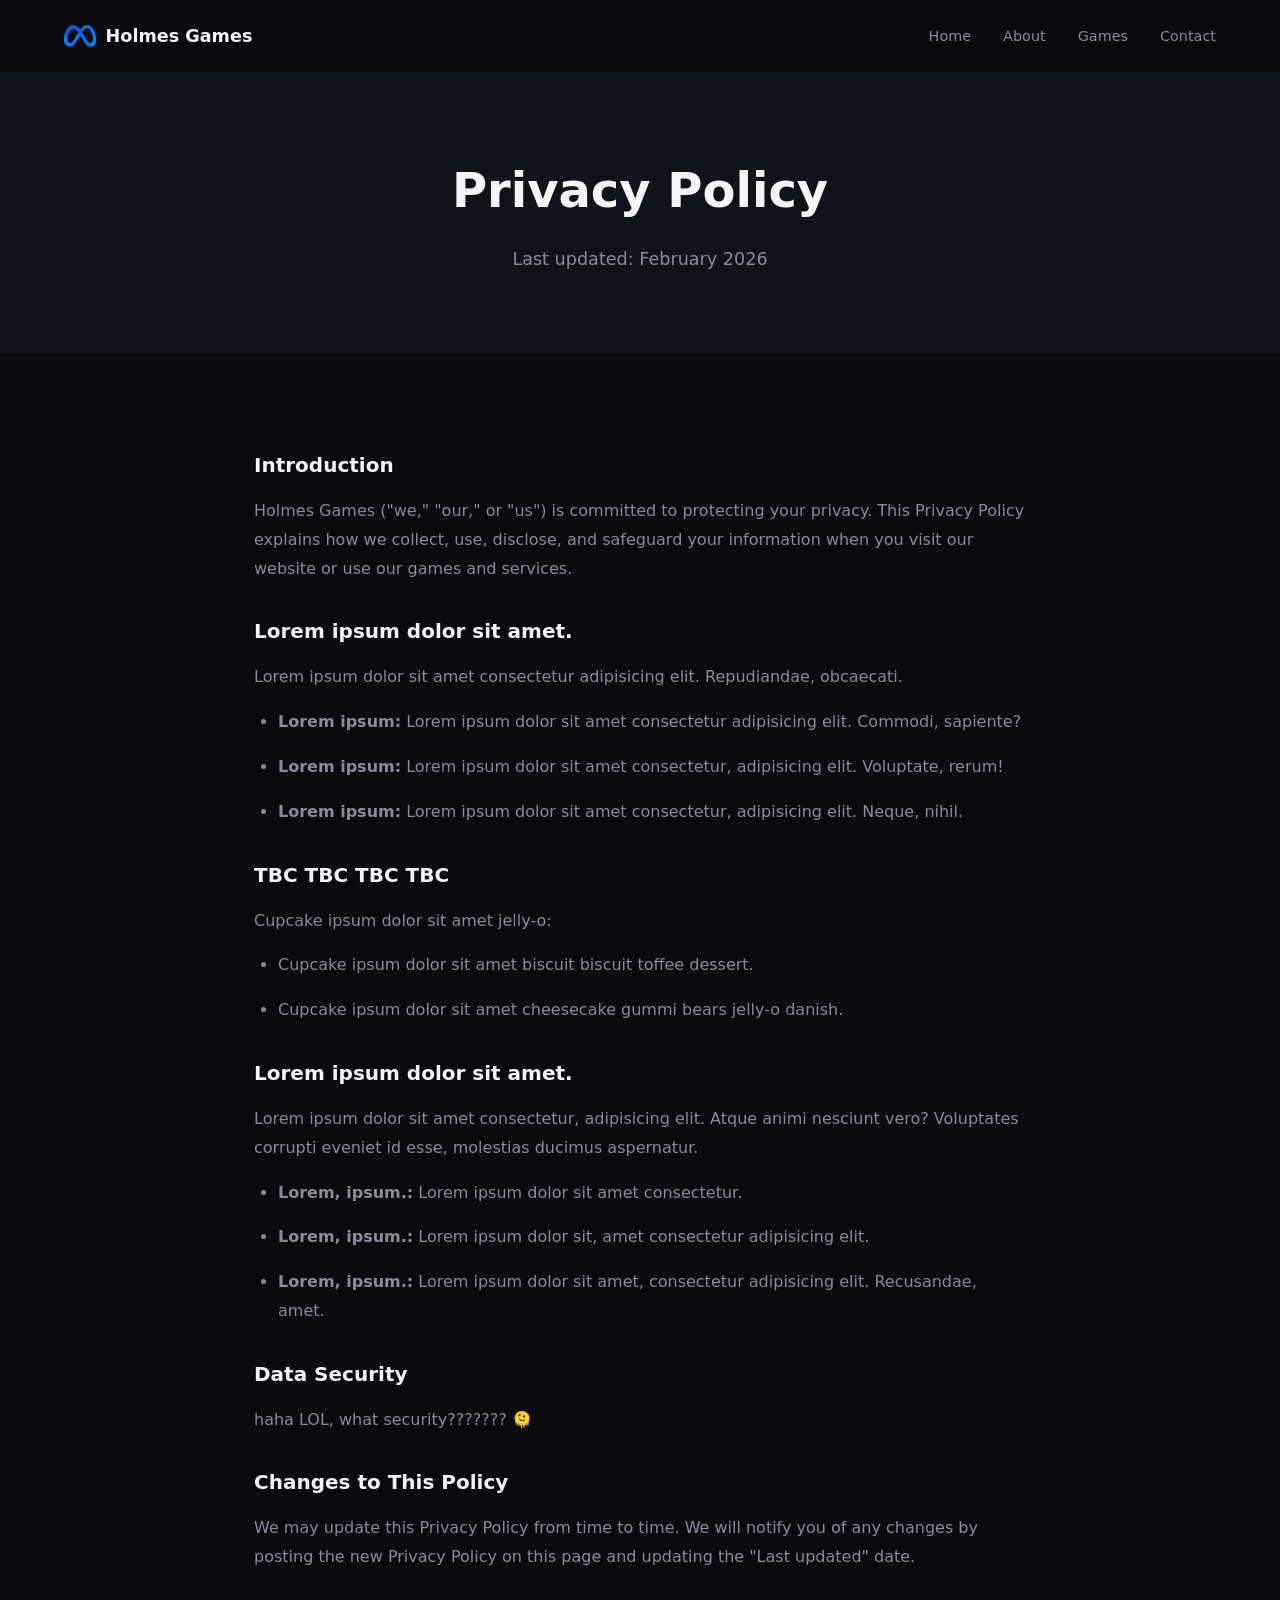
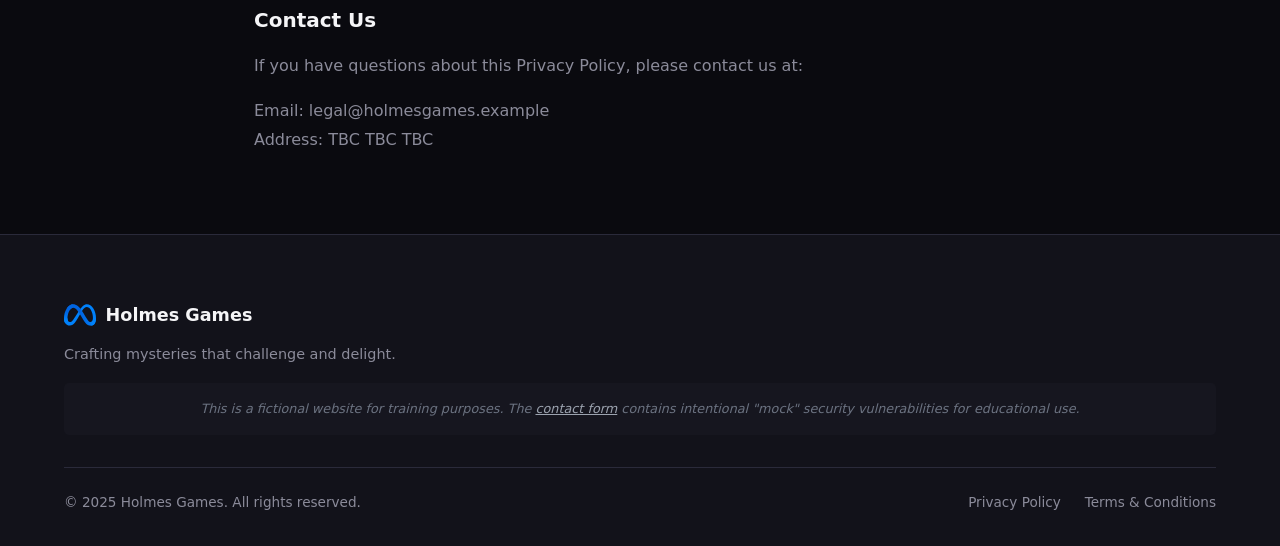
<file: privacy.html>
<!DOCTYPE html>
<html lang="en">
<head>
    <meta charset="UTF-8">
    <meta name="viewport" content="width=device-width, initial-scale=1.0">
    <title>Privacy Policy | Holmes Games</title>
    <link rel="stylesheet" href="styles.css">
</head>
<body>
    <!-- Navigation -->
    <nav class="navbar">
        <a href="index.html" class="logo">
            <svg class="logo-icon" preserveAspectRatio="xMidYMid" viewBox="0 0 256 171">
                <defs><linearGradient id="meta__a" x1="13.878%" x2="89.144%" y1="55.934%" y2="58.694%"><stop offset="0%" stop-color="#0064E1"/><stop offset="40%" stop-color="#0064E1"/><stop offset="83%" stop-color="#0073EE"/><stop offset="100%" stop-color="#0082FB"/></linearGradient><linearGradient id="meta__b" x1="54.315%" x2="54.315%" y1="82.782%" y2="39.307%"><stop offset="0%" stop-color="#0082FB"/><stop offset="100%" stop-color="#0064E0"/></linearGradient></defs><path fill="#0081FB" d="M27.651 112.136c0 9.775 2.146 17.28 4.95 21.82 3.677 5.947 9.16 8.466 14.751 8.466 7.211 0 13.808-1.79 26.52-19.372 10.185-14.092 22.186-33.874 30.26-46.275l13.675-21.01c9.499-14.591 20.493-30.811 33.1-41.806C161.196 4.985 172.298 0 183.47 0c18.758 0 36.625 10.87 50.3 31.257C248.735 53.584 256 81.707 256 110.729c0 17.253-3.4 29.93-9.187 39.946-5.591 9.686-16.488 19.363-34.818 19.363v-27.616c15.695 0 19.612-14.422 19.612-30.927 0-23.52-5.484-49.623-17.564-68.273-8.574-13.23-19.684-21.313-31.907-21.313-13.22 0-23.859 9.97-35.815 27.75-6.356 9.445-12.882 20.956-20.208 33.944l-8.066 14.289c-16.203 28.728-20.307 35.271-28.408 46.07-14.2 18.91-26.324 26.076-42.287 26.076-18.935 0-30.91-8.2-38.325-20.556C2.973 139.413 0 126.202 0 111.148l27.651.988Z"/><path fill="url(#meta__a)" d="M21.802 33.206C34.48 13.666 52.774 0 73.757 0 85.91 0 97.99 3.597 110.605 13.897c13.798 11.261 28.505 29.805 46.853 60.368l6.58 10.967c15.881 26.459 24.917 40.07 30.205 46.49 6.802 8.243 11.565 10.7 17.752 10.7 15.695 0 19.612-14.422 19.612-30.927l24.393-.766c0 17.253-3.4 29.93-9.187 39.946-5.591 9.686-16.488 19.363-34.818 19.363-11.395 0-21.49-2.475-32.654-13.007-8.582-8.083-18.615-22.443-26.334-35.352l-22.96-38.352C118.528 64.08 107.96 49.73 101.845 43.23c-6.578-6.988-15.036-15.428-28.532-15.428-10.923 0-20.2 7.666-27.963 19.39L21.802 33.206Z"/><path fill="url(#meta__b)" d="M73.312 27.802c-10.923 0-20.2 7.666-27.963 19.39-10.976 16.568-17.698 41.245-17.698 64.944 0 9.775 2.146 17.28 4.95 21.82L9.027 149.482C2.973 139.413 0 126.202 0 111.148 0 83.772 7.514 55.24 21.802 33.206 34.48 13.666 52.774 0 73.757 0l-.445 27.802Z"/>
            </svg>
            <span class="logo-text">Holmes Games</span>
        </a>
        <button class="mobile-menu-btn" onclick="toggleMobileMenu()">
            <span></span>
            <span></span>
            <span></span>
        </button>
        <ul class="nav-links">
            <li><a href="index.html">Home</a></li>
            <li><a href="about.html">About</a></li>
            <li><a href="games.html">Games</a></li>
            <li><a href="contact.html">Contact</a></li>
        </ul>
    </nav>

    <!-- Page Header -->
    <header class="page-header">
        <h1>Privacy Policy</h1>
        <p>Last updated: February 2026</p>
    </header>

    <!-- Legal Content -->
    <main class="legal-content">
        <h2>Introduction</h2>
        <p>
            Holmes Games ("we," "our," or "us") is committed to protecting your privacy. 
            This Privacy Policy explains how we collect, use, disclose, and safeguard your 
            information when you visit our website or use our games and services.
        </p>

        <h2>Lorem ipsum dolor sit amet.</h2>
        <p>Lorem ipsum dolor sit amet consectetur adipisicing elit. Repudiandae, obcaecati.</p>
        <ul>
            <li><strong>Lorem ipsum:</strong> Lorem ipsum dolor sit amet consectetur adipisicing elit. Commodi, sapiente?</li>
            <li><strong>Lorem ipsum:</strong> Lorem ipsum dolor sit amet consectetur, adipisicing elit. Voluptate, rerum!</li>
            <li><strong>Lorem ipsum:</strong> Lorem ipsum dolor sit amet consectetur, adipisicing elit. Neque, nihil.</li>
        </ul>

        <h2>TBC TBC TBC TBC</h2>
        <p>Cupcake ipsum dolor sit amet jelly-o:</p>
        <ul>
            <li>Cupcake ipsum dolor sit amet biscuit biscuit toffee dessert.</li>
            <li>Cupcake ipsum dolor sit amet cheesecake gummi bears jelly-o danish.</li>
        </ul>

        <h2>Lorem ipsum dolor sit amet.</h2>
        <p>
            Lorem ipsum dolor sit amet consectetur, adipisicing elit. Atque animi nesciunt vero? Voluptates corrupti eveniet id esse, molestias ducimus aspernatur.
        </p>
        <ul>
            <li><strong>Lorem, ipsum.:</strong> Lorem ipsum dolor sit amet consectetur.</li>
            <li><strong>Lorem, ipsum.:</strong> Lorem ipsum dolor sit, amet consectetur adipisicing elit.</li>
            <li><strong>Lorem, ipsum.:</strong> Lorem ipsum dolor sit amet, consectetur adipisicing elit. Recusandae, amet.</li>
        </ul>

        <h2>Data Security</h2>
        <p>
            haha LOL, what security??????? 🫠
        </p>

        <h2>Changes to This Policy</h2>
        <p>
            We may update this Privacy Policy from time to time. We will notify you of any 
            changes by posting the new Privacy Policy on this page and updating the "Last 
            updated" date.
        </p>

        <h2>Contact Us</h2>
        <p>
            If you have questions about this Privacy Policy, please contact us at:
        </p>
        <p>
            Email: legal@holmesgames.example<br>
            Address: TBC TBC TBC
        </p>
    </main>

    <!-- Footer -->
    <footer class="footer">
        <div class="footer-main">
            <div class="footer-brand">
                <a href="index.html" class="logo">
                    <svg class="logo-icon" preserveAspectRatio="xMidYMid" viewBox="0 0 256 171">
                        <defs><linearGradient id="meta__a" x1="13.878%" x2="89.144%" y1="55.934%" y2="58.694%"><stop offset="0%" stop-color="#0064E1"/><stop offset="40%" stop-color="#0064E1"/><stop offset="83%" stop-color="#0073EE"/><stop offset="100%" stop-color="#0082FB"/></linearGradient><linearGradient id="meta__b" x1="54.315%" x2="54.315%" y1="82.782%" y2="39.307%"><stop offset="0%" stop-color="#0082FB"/><stop offset="100%" stop-color="#0064E0"/></linearGradient></defs><path fill="#0081FB" d="M27.651 112.136c0 9.775 2.146 17.28 4.95 21.82 3.677 5.947 9.16 8.466 14.751 8.466 7.211 0 13.808-1.79 26.52-19.372 10.185-14.092 22.186-33.874 30.26-46.275l13.675-21.01c9.499-14.591 20.493-30.811 33.1-41.806C161.196 4.985 172.298 0 183.47 0c18.758 0 36.625 10.87 50.3 31.257C248.735 53.584 256 81.707 256 110.729c0 17.253-3.4 29.93-9.187 39.946-5.591 9.686-16.488 19.363-34.818 19.363v-27.616c15.695 0 19.612-14.422 19.612-30.927 0-23.52-5.484-49.623-17.564-68.273-8.574-13.23-19.684-21.313-31.907-21.313-13.22 0-23.859 9.97-35.815 27.75-6.356 9.445-12.882 20.956-20.208 33.944l-8.066 14.289c-16.203 28.728-20.307 35.271-28.408 46.07-14.2 18.91-26.324 26.076-42.287 26.076-18.935 0-30.91-8.2-38.325-20.556C2.973 139.413 0 126.202 0 111.148l27.651.988Z"/><path fill="url(#meta__a)" d="M21.802 33.206C34.48 13.666 52.774 0 73.757 0 85.91 0 97.99 3.597 110.605 13.897c13.798 11.261 28.505 29.805 46.853 60.368l6.58 10.967c15.881 26.459 24.917 40.07 30.205 46.49 6.802 8.243 11.565 10.7 17.752 10.7 15.695 0 19.612-14.422 19.612-30.927l24.393-.766c0 17.253-3.4 29.93-9.187 39.946-5.591 9.686-16.488 19.363-34.818 19.363-11.395 0-21.49-2.475-32.654-13.007-8.582-8.083-18.615-22.443-26.334-35.352l-22.96-38.352C118.528 64.08 107.96 49.73 101.845 43.23c-6.578-6.988-15.036-15.428-28.532-15.428-10.923 0-20.2 7.666-27.963 19.39L21.802 33.206Z"/><path fill="url(#meta__b)" d="M73.312 27.802c-10.923 0-20.2 7.666-27.963 19.39-10.976 16.568-17.698 41.245-17.698 64.944 0 9.775 2.146 17.28 4.95 21.82L9.027 149.482C2.973 139.413 0 126.202 0 111.148 0 83.772 7.514 55.24 21.802 33.206 34.48 13.666 52.774 0 73.757 0l-.445 27.802Z"/>
                    </svg>
                    <span class="logo-text">Holmes Games</span>
                </a>
                <p class="footer-tagline">Crafting mysteries that challenge and delight.</p>
                <p class="footer-training-notice">This is a fictional website for training purposes. The <a href="contact.html">contact form</a> contains intentional "mock" security vulnerabilities for educational use.</p>
            </div>
        </div>
        <div class="footer-bottom">
            <p>&copy; 2025 Holmes Games. All rights reserved.</p>
            <div class="footer-links">
                <a href="privacy.html">Privacy Policy</a>
                <a href="terms.html">Terms & Conditions</a>
            </div>
        </div>
    </footer>

    <script src="script.js"></script>
</body>
</html>
</file>
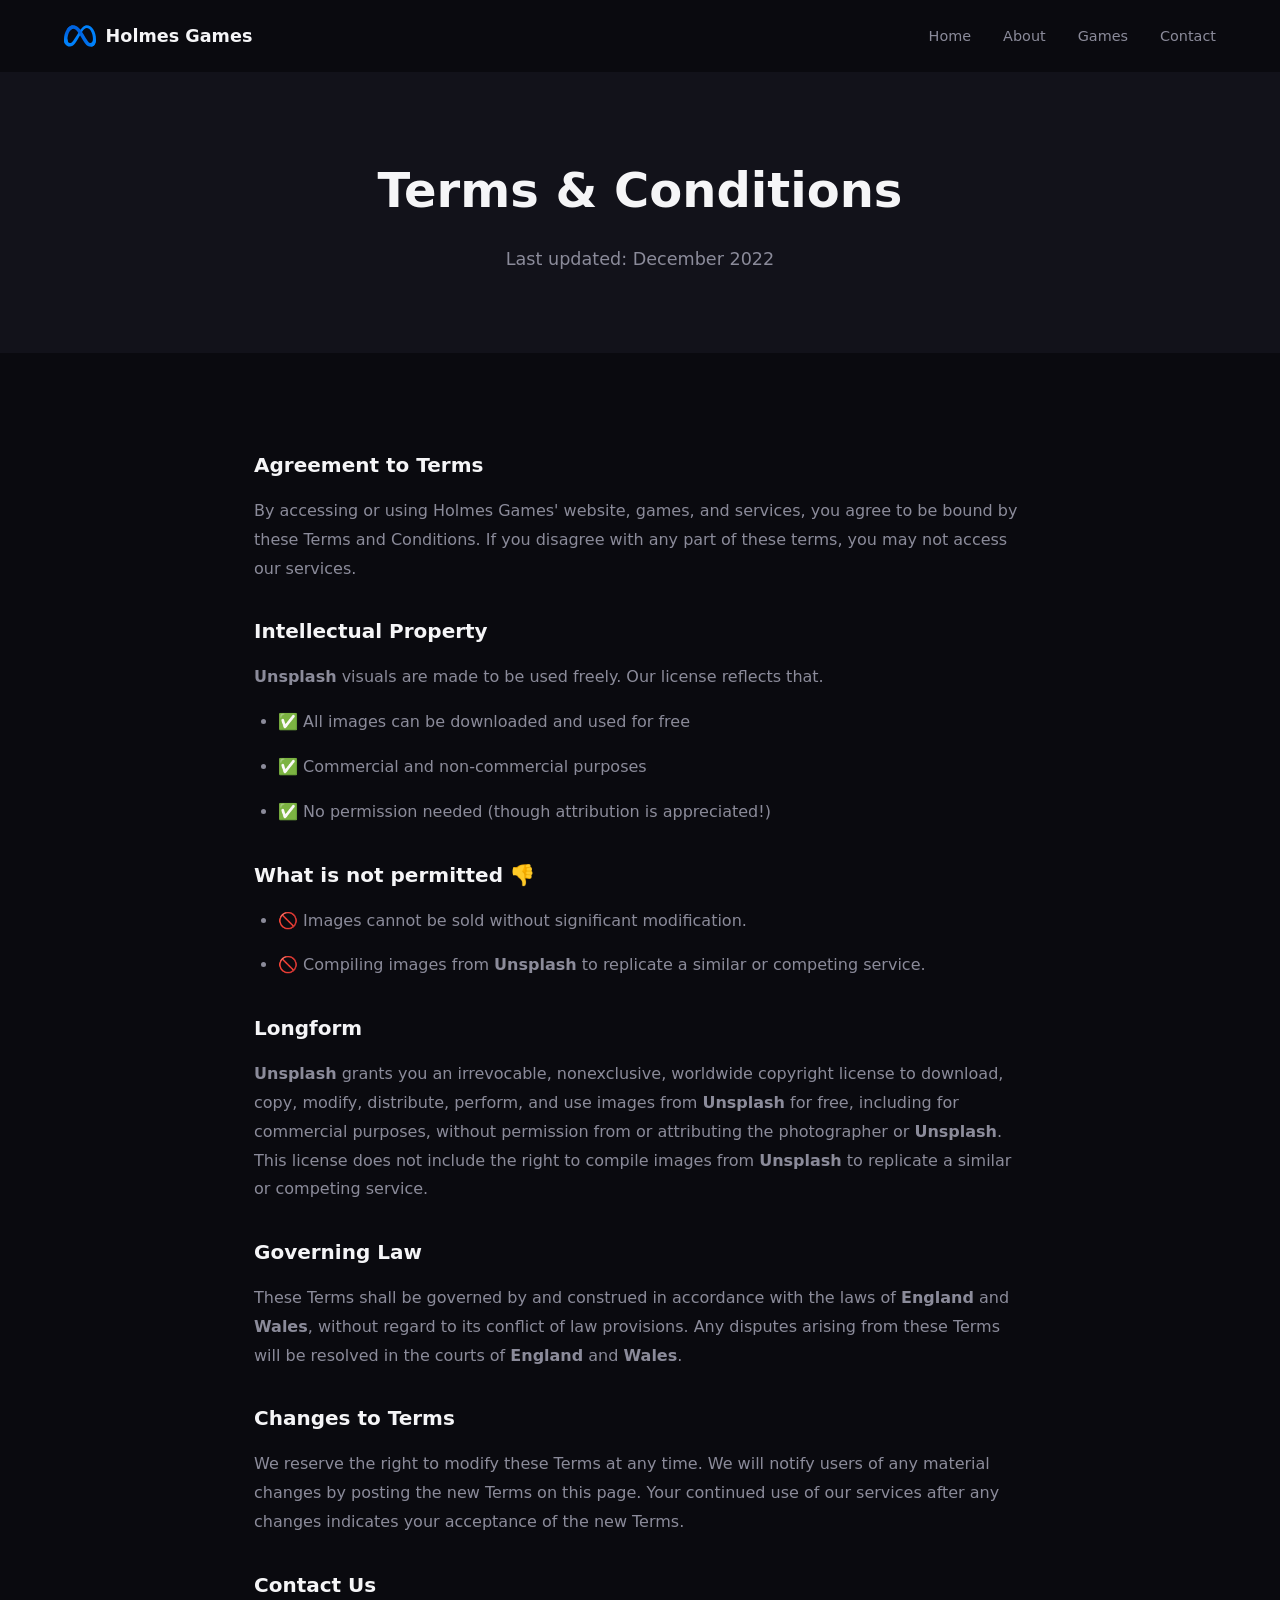
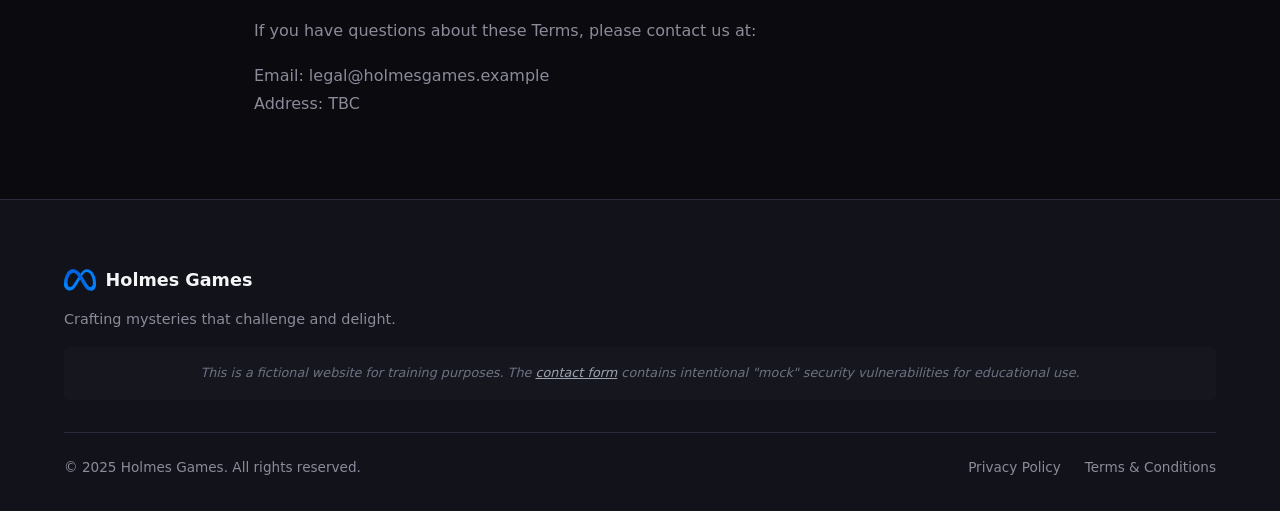
<file: terms.html>
<!DOCTYPE html>
<html lang="en">
<head>
    <meta charset="UTF-8">
    <meta name="viewport" content="width=device-width, initial-scale=1.0">
    <title>Terms & Conditions | Holmes Games</title>
    <link rel="stylesheet" href="styles.css">
</head>
<body>
    <!-- Navigation -->
    <nav class="navbar">
        <a href="index.html" class="logo">
            <svg class="logo-icon" preserveAspectRatio="xMidYMid" viewBox="0 0 256 171">
                <defs><linearGradient id="meta__a" x1="13.878%" x2="89.144%" y1="55.934%" y2="58.694%"><stop offset="0%" stop-color="#0064E1"/><stop offset="40%" stop-color="#0064E1"/><stop offset="83%" stop-color="#0073EE"/><stop offset="100%" stop-color="#0082FB"/></linearGradient><linearGradient id="meta__b" x1="54.315%" x2="54.315%" y1="82.782%" y2="39.307%"><stop offset="0%" stop-color="#0082FB"/><stop offset="100%" stop-color="#0064E0"/></linearGradient></defs><path fill="#0081FB" d="M27.651 112.136c0 9.775 2.146 17.28 4.95 21.82 3.677 5.947 9.16 8.466 14.751 8.466 7.211 0 13.808-1.79 26.52-19.372 10.185-14.092 22.186-33.874 30.26-46.275l13.675-21.01c9.499-14.591 20.493-30.811 33.1-41.806C161.196 4.985 172.298 0 183.47 0c18.758 0 36.625 10.87 50.3 31.257C248.735 53.584 256 81.707 256 110.729c0 17.253-3.4 29.93-9.187 39.946-5.591 9.686-16.488 19.363-34.818 19.363v-27.616c15.695 0 19.612-14.422 19.612-30.927 0-23.52-5.484-49.623-17.564-68.273-8.574-13.23-19.684-21.313-31.907-21.313-13.22 0-23.859 9.97-35.815 27.75-6.356 9.445-12.882 20.956-20.208 33.944l-8.066 14.289c-16.203 28.728-20.307 35.271-28.408 46.07-14.2 18.91-26.324 26.076-42.287 26.076-18.935 0-30.91-8.2-38.325-20.556C2.973 139.413 0 126.202 0 111.148l27.651.988Z"/><path fill="url(#meta__a)" d="M21.802 33.206C34.48 13.666 52.774 0 73.757 0 85.91 0 97.99 3.597 110.605 13.897c13.798 11.261 28.505 29.805 46.853 60.368l6.58 10.967c15.881 26.459 24.917 40.07 30.205 46.49 6.802 8.243 11.565 10.7 17.752 10.7 15.695 0 19.612-14.422 19.612-30.927l24.393-.766c0 17.253-3.4 29.93-9.187 39.946-5.591 9.686-16.488 19.363-34.818 19.363-11.395 0-21.49-2.475-32.654-13.007-8.582-8.083-18.615-22.443-26.334-35.352l-22.96-38.352C118.528 64.08 107.96 49.73 101.845 43.23c-6.578-6.988-15.036-15.428-28.532-15.428-10.923 0-20.2 7.666-27.963 19.39L21.802 33.206Z"/><path fill="url(#meta__b)" d="M73.312 27.802c-10.923 0-20.2 7.666-27.963 19.39-10.976 16.568-17.698 41.245-17.698 64.944 0 9.775 2.146 17.28 4.95 21.82L9.027 149.482C2.973 139.413 0 126.202 0 111.148 0 83.772 7.514 55.24 21.802 33.206 34.48 13.666 52.774 0 73.757 0l-.445 27.802Z"/>
            </svg>
            <span class="logo-text">Holmes Games</span>
        </a>
        <button class="mobile-menu-btn" onclick="toggleMobileMenu()">
            <span></span>
            <span></span>
            <span></span>
        </button>
        <ul class="nav-links">
            <li><a href="index.html">Home</a></li>
            <li><a href="about.html">About</a></li>
            <li><a href="games.html">Games</a></li>
            <li><a href="contact.html">Contact</a></li>
        </ul>
    </nav>

    <!-- Page Header -->
    <header class="page-header">
        <h1>Terms & Conditions</h1>
        <!-- DEV NOTE: We REALLY need to update this!!!! -->
        <p>Last updated: December 2022</p> 
    </header>

    <!-- Legal Content -->
    <main class="legal-content">
        <h2>Agreement to Terms</h2>
        <p>
            By accessing or using Holmes Games' website, games, and services, you agree to be 
            bound by these Terms and Conditions. If you disagree with any part of these terms, 
            you may not access our services.
        </p>

        <h2>Intellectual Property</h2>
        <p><strong>Unsplash</strong>  visuals are made to be used freely. Our license reflects that.</p>
        <ul>
            <li>✅ All images can be downloaded and used for free</li>
            <li>✅ Commercial and non-commercial purposes</li>
            <li>✅ No permission needed (though attribution is appreciated!)</li>
        </ul>
        
        <h2>What is not permitted 👎</h2>
        <ul>
            <li>🚫 Images cannot be sold without significant modification.</li>
            <li>🚫 Compiling images from <strong>Unsplash</strong> to replicate a similar or competing service.</li>
        </ul>

        <h2>Longform</h2>
        <p>
            <strong>Unsplash</strong> grants you an irrevocable, nonexclusive, worldwide copyright license to download, copy, modify, distribute, perform, and use images from <strong>Unsplash</strong> for free, including for commercial purposes, without permission from or attributing the photographer or <strong>Unsplash</strong>. This license does not include the right to compile images from <strong>Unsplash</strong> to replicate a similar or competing service.
        </p>

        <h2>Governing Law</h2>
        <p>
            These Terms shall be governed by and construed in accordance with the laws of 
            <strong>England</strong> and <strong>Wales</strong>, without regard to its conflict of law provisions. Any disputes 
            arising from these Terms will be resolved in the courts of <strong>England</strong> and <strong>Wales</strong>.
        </p>

        <h2>Changes to Terms</h2>
        <p>
            We reserve the right to modify these Terms at any time. We will notify users of 
            any material changes by posting the new Terms on this page. Your continued use 
            of our services after any changes indicates your acceptance of the new Terms.
        </p>

        <h2>Contact Us</h2>
        <p>
            If you have questions about these Terms, please contact us at:
        </p>
        <p>
            Email: legal@holmesgames.example<br>
            Address: TBC
        </p>
    </main>

    <!-- Footer -->
    <footer class="footer">
        <div class="footer-main">
            <div class="footer-brand">
                <a href="index.html" class="logo">
                    <svg class="logo-icon" preserveAspectRatio="xMidYMid" viewBox="0 0 256 171">
                        <defs><linearGradient id="meta__a" x1="13.878%" x2="89.144%" y1="55.934%" y2="58.694%"><stop offset="0%" stop-color="#0064E1"/><stop offset="40%" stop-color="#0064E1"/><stop offset="83%" stop-color="#0073EE"/><stop offset="100%" stop-color="#0082FB"/></linearGradient><linearGradient id="meta__b" x1="54.315%" x2="54.315%" y1="82.782%" y2="39.307%"><stop offset="0%" stop-color="#0082FB"/><stop offset="100%" stop-color="#0064E0"/></linearGradient></defs><path fill="#0081FB" d="M27.651 112.136c0 9.775 2.146 17.28 4.95 21.82 3.677 5.947 9.16 8.466 14.751 8.466 7.211 0 13.808-1.79 26.52-19.372 10.185-14.092 22.186-33.874 30.26-46.275l13.675-21.01c9.499-14.591 20.493-30.811 33.1-41.806C161.196 4.985 172.298 0 183.47 0c18.758 0 36.625 10.87 50.3 31.257C248.735 53.584 256 81.707 256 110.729c0 17.253-3.4 29.93-9.187 39.946-5.591 9.686-16.488 19.363-34.818 19.363v-27.616c15.695 0 19.612-14.422 19.612-30.927 0-23.52-5.484-49.623-17.564-68.273-8.574-13.23-19.684-21.313-31.907-21.313-13.22 0-23.859 9.97-35.815 27.75-6.356 9.445-12.882 20.956-20.208 33.944l-8.066 14.289c-16.203 28.728-20.307 35.271-28.408 46.07-14.2 18.91-26.324 26.076-42.287 26.076-18.935 0-30.91-8.2-38.325-20.556C2.973 139.413 0 126.202 0 111.148l27.651.988Z"/><path fill="url(#meta__a)" d="M21.802 33.206C34.48 13.666 52.774 0 73.757 0 85.91 0 97.99 3.597 110.605 13.897c13.798 11.261 28.505 29.805 46.853 60.368l6.58 10.967c15.881 26.459 24.917 40.07 30.205 46.49 6.802 8.243 11.565 10.7 17.752 10.7 15.695 0 19.612-14.422 19.612-30.927l24.393-.766c0 17.253-3.4 29.93-9.187 39.946-5.591 9.686-16.488 19.363-34.818 19.363-11.395 0-21.49-2.475-32.654-13.007-8.582-8.083-18.615-22.443-26.334-35.352l-22.96-38.352C118.528 64.08 107.96 49.73 101.845 43.23c-6.578-6.988-15.036-15.428-28.532-15.428-10.923 0-20.2 7.666-27.963 19.39L21.802 33.206Z"/><path fill="url(#meta__b)" d="M73.312 27.802c-10.923 0-20.2 7.666-27.963 19.39-10.976 16.568-17.698 41.245-17.698 64.944 0 9.775 2.146 17.28 4.95 21.82L9.027 149.482C2.973 139.413 0 126.202 0 111.148 0 83.772 7.514 55.24 21.802 33.206 34.48 13.666 52.774 0 73.757 0l-.445 27.802Z"/>
                    </svg>
                    <span class="logo-text">Holmes Games</span>
                </a>
                <p class="footer-tagline">Crafting mysteries that challenge and delight.</p>
                <p class="footer-training-notice">This is a fictional website for training purposes. The <a href="contact.html">contact form</a> contains intentional "mock" security vulnerabilities for educational use.</p>
            </div>
        </div>
        <div class="footer-bottom">
            <p>&copy; 2025 Holmes Games. All rights reserved.</p>
            <div class="footer-links">
                <a href="privacy.html">Privacy Policy</a>
                <a href="terms.html">Terms & Conditions</a>
            </div>
        </div>
    </footer>

    <script src="script.js"></script>
</body>
</html>
</file>
<file: styles.css>
/* CSS Reset & Variables */
* {
    margin: 0;
    padding: 0;
    box-sizing: border-box;
}

:root {
    --color-bg: #0a0a0f;
    --color-bg-secondary: #12121a;
    --color-bg-card: #16161f;
    --color-text: #f5f5f7;
    --color-text-muted: #8b8b9a;
    --color-primary: #09c;
    --color-primary-hover: #0ad;
    --color-accent: #0ad;
    --color-highlight-accent: rgb(94, 200, 232);
    --color-border: #2a2a3a;
    
    --font-sans: 'Segoe UI', system-ui, -apple-system, sans-serif;
    --font-serif: Georgia, 'Times New Roman', serif;
    
    --transition-fast: 0.2s ease;
    --transition-medium: 0.3s ease;
}

html {
    scroll-behavior: smooth;
}

body {
    font-family: var(--font-sans);
    background-color: var(--color-bg);
    color: var(--color-text);
    line-height: 1.6;
    min-height: 100vh;
}

a {
    text-decoration: none;
    color: inherit;
    transition: color var(--transition-fast);
}

/* Navigation */
.navbar {
    display: flex;
    justify-content: space-between;
    align-items: center;
    padding: 1.25rem 5%;
    background: var(--color-bg);
    position: sticky;
    top: 0;
    z-index: 1000;
}

.logo {
    display: flex;
    align-items: center;
    gap: 0.6rem;
}

.logo-icon {
    width: 32px;
    height: 32px;
    color: var(--color-primary);
}

.logo-text {
    font-family: var(--font-sans);
    font-size: 1.1rem;
    font-weight: 700;
    color: var(--color-text);
}

.nav-links {
    display: flex;
    list-style: none;
    gap: 2rem;
}

.nav-links a {
    font-size: 0.9rem;
    font-weight: 500;
    color: var(--color-text-muted);
    position: relative;
    padding: 0.5rem 0;
}

.nav-links a:hover,
.nav-links a.active {
    color: var(--color-text);
}

.nav-links a::after {
    content: '';
    position: absolute;
    bottom: 0;
    left: 0;
    width: 0;
    height: 2px;
    background: var(--color-primary);
    transition: width var(--transition-medium);
}

.nav-links a:hover::after,
.nav-links a.active::after {
    width: 100%;
}

.mobile-menu-btn {
    display: none;
    flex-direction: column;
    gap: 5px;
    background: none;
    border: none;
    cursor: pointer;
    padding: 0.5rem;
}

.mobile-menu-btn span {
    width: 25px;
    height: 2px;
    background: var(--color-text);
    transition: var(--transition-fast);
}

/* Hero Section */
.hero {
    display: flex;
    flex-direction: column;
    align-items: center;
    justify-content: center;
    min-height: 75vh;
    padding: 6rem 5%;
    text-align: center;
    /* background: var(--color-bg); */
    background-image: url("./hero-bg.png");
    background-position: center;
    background-size: cover;
    position: relative;
}

.hero-content {
    max-width: 900px;
    position: relative;
    z-index: 2;
}

.hero-tagline {
    font-size: 1em;
    font-weight: 400;
    text-transform: uppercase;
    letter-spacing: 2px;
    color: var(--color-highlight-accent);
    margin-bottom: 1.5rem;
}

.hero-title {
    font-family: var(--font-sans);
    font-size: clamp(2.5rem, 6vw, 4.5rem);
    font-weight: 700;
    line-height: 1.2;
    margin-bottom: 1.5rem;
}

.hero-line {
    display: block;
}
.hero-emphasis {
    font-style: italic;
    font-size: 1.05em;
}

.hero-line.highlight {
    color: var(--color-text);
}

.hero-description {
    font-size: 1.25rem;
    color: var(--color-text-muted);
    margin-bottom: 2rem;
    max-width: 700px;
    margin-left: auto;
    margin-right: auto;
    line-height: 1.6;
}

.hero-buttons {
    display: flex;
    gap: 1rem;
    justify-content: center;
    flex-wrap: wrap;
}

.btn {
    display: inline-block;
    padding: 0.875rem 1.75rem;
    font-size: 0.95rem;
    font-weight: 600;
    border-radius: 6px;
    cursor: pointer;
    transition: all var(--transition-fast);
    border: none;
}

.btn-primary {
    background: var(--color-primary);
    color: #ffffff;
}

.btn-primary:hover {
    background: var(--color-primary-hover);
}

.btn-secondary {
    background: var(--color-bg-card);
    color: var(--color-text);
    border: 1px solid var(--color-border);
}

.btn-secondary:hover {
    border-color: var(--color-primary);
    color: var(--color-primary);
}

/* Featured Games Section */
.featured-games {
    padding: 6rem 5%;
    background: var(--color-bg-secondary);
}

.section-header {
    text-align: center;
    margin-bottom: 4rem;
}

.section-header h2 {
    font-family: var(--font-sans);
    font-size: 2.5rem;
    margin-bottom: 0.75rem;
    font-weight: 600;
}

.section-header p {
    color: var(--color-text-muted);
    font-size: 1.1rem;
}

.games-grid {
    display: grid;
    grid-template-columns: repeat(auto-fit, minmax(300px, 1fr));
    gap: 2rem;
    max-width: 1400px;
    margin: 0 auto;
}

.game-card {
    background: var(--color-bg-card);
    border-radius: 12px;
    overflow: hidden;
    transition: transform var(--transition-medium), box-shadow var(--transition-medium);
    border: 1px solid var(--color-border);
}

.game-card:hover {
    transform: translateY(-8px);
    box-shadow: 0 20px 40px rgba(0, 153, 204, 0.15);
}

.game-image {
    height: 200px;
    display: flex;
    align-items: center;
    justify-content: center;
    position: relative;
}

.game-icon {
    font-size: 4rem;
}

.game-badge {
    position: absolute;
    top: 1rem;
    right: 1rem;
    background: var(--color-primary);
    color: #ffffff;
    padding: 0.35rem 0.75rem;
    border-radius: 20px;
    font-size: 0.75rem;
    font-weight: 600;
    text-transform: uppercase;
}

.game-content {
    padding: 1.5rem;
}

.game-genre {
    display: inline-block;
    font-size: 0.75rem;
    text-transform: uppercase;
    letter-spacing: 1px;
    color: var(--color-primary);
    margin-bottom: 0.5rem;
}

.game-content h3 {
    font-family: var(--font-sans);
    font-size: 1.4rem;
    margin-bottom: 0.75rem;
    font-weight: 700;
}

.game-content p {
    color: var(--color-text-muted);
    font-size: 0.95rem;
    margin-bottom: 1rem;
    line-height: 1.5;
    max-width: 600px;
}

.game-link {
    color: var(--color-primary);
    font-weight: 600;
    font-size: 0.9rem;
    position: relative;
    display: inline-block;
}

.game-link:hover {
    color: var(--color-highlight-accent);
}

/* Stats Section */
.stats-section {
    display: flex;
    justify-content: center;
    gap: 6rem;
    padding: 5rem 5%;
    background: var(--color-bg);
    flex-wrap: wrap;
}

.stat {
    text-align: center;
}

.stat-number {
    display: block;
    font-family: var(--font-sans);
    font-size: 3.5rem;
    font-weight: 700;
    color: var(--color-primary);
    margin-bottom: 0.5rem;
}

.stat-label {
    display: block;
    font-size: 0.9rem;
    color: var(--color-text-muted);
    text-transform: uppercase;
    letter-spacing: 1px;
    margin-bottom: 0.5rem;
    font-weight: 600;
}

/* Footer */
.footer {
    background: var(--color-bg-secondary);
    padding: 4rem 5% 2rem;
    border-top: 1px solid var(--color-border);
}

.footer-main {
    max-width: 1400px;
    margin: 0 auto 2rem;
}

.footer-brand .logo {
    margin-bottom: 0.75rem;
}

.footer-tagline {
    color: var(--color-text-muted);
    font-size: 0.9rem;
}

.footer-bottom {
    display: flex;
    justify-content: space-between;
    align-items: center;
    padding-top: 1.5rem;
    border-top: 1px solid var(--color-border);
    flex-wrap: wrap;
    gap: 1rem;
    max-width: 1400px;
    margin: 0 auto;
}

.footer-bottom p {
    color: var(--color-text-muted);
    font-size: 0.85rem;
}

.footer-links {
    display: flex;
    gap: 1.5rem;
}

.footer-links a {
    color: var(--color-text-muted);
    font-size: 0.85rem;
}

.footer-links a:hover {
    color: var(--color-text);
}

/* About Page Styles */
.page-header {
    text-align: center;
    padding: 5rem 4rem;
    background: var(--color-bg-secondary);
}

.page-header h1 {
    font-family: var(--font-sans);
    font-size: clamp(2rem, 4vw, 3rem);
    margin-bottom: 1rem;
    font-weight: 700;
}

.page-header p {
    color: var(--color-text-muted);
    font-size: 1.1rem;
    max-width: 600px;
    margin: 0 auto;
}

.about-content {
    padding: 5rem 5%;
    max-width: 1200px;
    margin: 0 auto;
}

.about-section {
    margin-bottom: 4rem;
}

.about-section h2 {
    font-family: var(--font-sans);
    font-size: 1.5rem;
    color: var(--color-text);
    margin-bottom: 1.5rem;
    font-weight: 700;
}

.about-section p {
    color: var(--color-text-muted);
    font-size: 1.1rem;
    line-height: 1.8;
    margin-bottom: 1rem;
}

.team-grid {
    display: grid;
    grid-template-columns: repeat(auto-fit, minmax(250px, 1fr));
    gap: 2rem;
    margin-top: 2rem;
}

.team-member {
    background: var(--color-bg-card);
    padding: 2rem;
    border-radius: 12px;
    text-align: center;
    border: 1px solid var(--color-border);
}

.team-avatar {
    width: 100px;
    height: 100px;
    border-radius: 50%;
    background: var(--color-primary);
    margin: 0 auto 1rem;
    display: flex;
    align-items: center;
    justify-content: center;
    font-size: 2.5rem;
}

.team-member h3 {
    font-size: 1.2rem;
    margin-bottom: 0.25rem;
}

.team-member span {
    color: var(--color-text-muted);
    font-size: 0.9rem;
}

/* Games Page Styles */
.games-page-grid {
    padding: 0;
    display: flex;
    flex-direction: column;
    gap: 0;
}

.game-card-large {
    display: flex;
    flex-direction: row;
    background: var(--color-bg);
    overflow: hidden;
    border-bottom: 1px solid var(--color-border);
    transition: background var(--transition-medium);
}

.game-card-large:hover {
    background: var(--color-bg-card);
}

.game-card-large .game-image {
    width: 400px;
    min-height: 320px;
    flex-shrink: 0;
    height: auto;
}

.game-card-large .game-content {
    padding: 2.5rem 3rem;
}

.game-card-large h3 {
    font-family: var(--font-sans);
    font-size: 1.75rem;
    margin-bottom: 1rem;
    font-weight: 700;
}

.game-features {
    display: flex;
    flex-wrap: wrap;
    gap: 0.5rem;
    margin-top: 1.5rem;
}

.game-feature {
    background: var(--color-bg-secondary);
    padding: 0.4rem 0.85rem;
    border-radius: 4px;
    font-size: 0.75rem;
    color: var(--color-text-muted);
    font-weight: 500;
}

/* Contact Page Styles */
.contact-section {
    padding: 5rem 5%;
    max-width: 800px;
    margin: 0 auto;
}

.contact-form {
    background: var(--color-bg-card);
    padding: 3rem;
    border-radius: 16px;
    border: 1px solid var(--color-border);
}

.form-group {
    margin-bottom: 1.5rem;
}

.form-group label {
    display: block;
    margin-bottom: 0.5rem;
    font-weight: 500;
    color: var(--color-text);
}

.form-group input,
.form-group textarea,
.form-group select {
    width: 100%;
    padding: 1rem;
    background: var(--color-bg);
    border: 1px solid var(--color-border);
    border-radius: 8px;
    color: var(--color-text);
    font-family: var(--font-sans);
    font-size: 1rem;
    transition: border-color var(--transition-fast);
}

.form-group input:focus,
.form-group textarea:focus,
.form-group select:focus {
    outline: none;
    border-color: var(--color-primary);
}

.form-group textarea {
    min-height: 150px;
    resize: vertical;
}

.form-submit {
    width: 100%;
    padding: 1rem;
    background: var(--color-primary);
    color: var(--color-bg);
    border: none;
    border-radius: 8px;
    font-size: 1rem;
    font-weight: 600;
    cursor: pointer;
    transition: background var(--transition-fast);
}

.form-submit:hover {
    background: var(--color-primary-hover);
}

/* Subtle footer training notice */
.footer-training-notice {
    margin: 1rem 0;
    text-align: center;
    padding: 1rem 5%;
    background: var(--color-bg-card);
    font-size: 0.8rem;
    color: #6b7280;
    border-radius: 5px;
    font-style: italic;
}

.footer-training-notice a {
    color: #9ca3af;
    text-decoration: underline;
}

.footer-training-notice a:hover {
    color: var(--color-text-muted);
}

/* Legal Pages */
.legal-content {
    padding: 4rem 5%;
    max-width: 900px;
    margin: 0 auto;
}

.legal-content h2 {
    font-family: var(--font-sans);
    font-size: 1.25rem;
    color: var(--color-text);
    margin-top: 2rem;
    margin-bottom: 1rem;
    font-weight: 700;
}

.legal-content p,
.legal-content li {
    color: var(--color-text-muted);
    line-height: 1.8;
    margin-bottom: 1rem;
}

.legal-content ul {
    padding-left: 1.5rem;
}

/* Responsive Design */
@media (max-width: 768px) {
    .nav-links {
        display: none;
        position: absolute;
        top: 100%;
        left: 0;
        right: 0;
        background: var(--color-bg-secondary);
        flex-direction: column;
        padding: 1rem;
        gap: 0;
        border-bottom: 1px solid var(--color-border);
    }

    .nav-links.active {
        display: flex;
    }

    .nav-links li {
        border-bottom: 1px solid var(--color-border);
    }

    .nav-links li:last-child {
        border-bottom: none;
    }

    .nav-links a {
        display: block;
        padding: 1rem;
    }

    .mobile-menu-btn {
        display: flex;
    }

    .hero {
        padding: 4rem 5%;
        min-height: 50vh;
    }

    .magnifying-glass-hero {
        width: 300px;
        height: 300px;
    }

    .stats-section {
        gap: 2rem 4rem;
        padding: 3rem 5%;
    }

    .stat-number {
        font-size: 2.5rem;
    }

    .footer-bottom {
        flex-direction: column;
        text-align: center;
    }

    .game-card {
        flex-direction: column;
    }

    .game-card .game-image {
        width: 100%;
        min-height: 200px;
    }

    .game-card .game-content {
        padding: 1.5rem;
    }

    .game-card-large {
        flex-direction: column;
    }

    .game-card-large .game-image {
        width: 100%;
        min-height: 200px;
    }

    .game-card-large .game-content {
        padding: 1.5rem;
    }

    .contact-form {
        padding: 1.5rem;
    }
}
</file>
